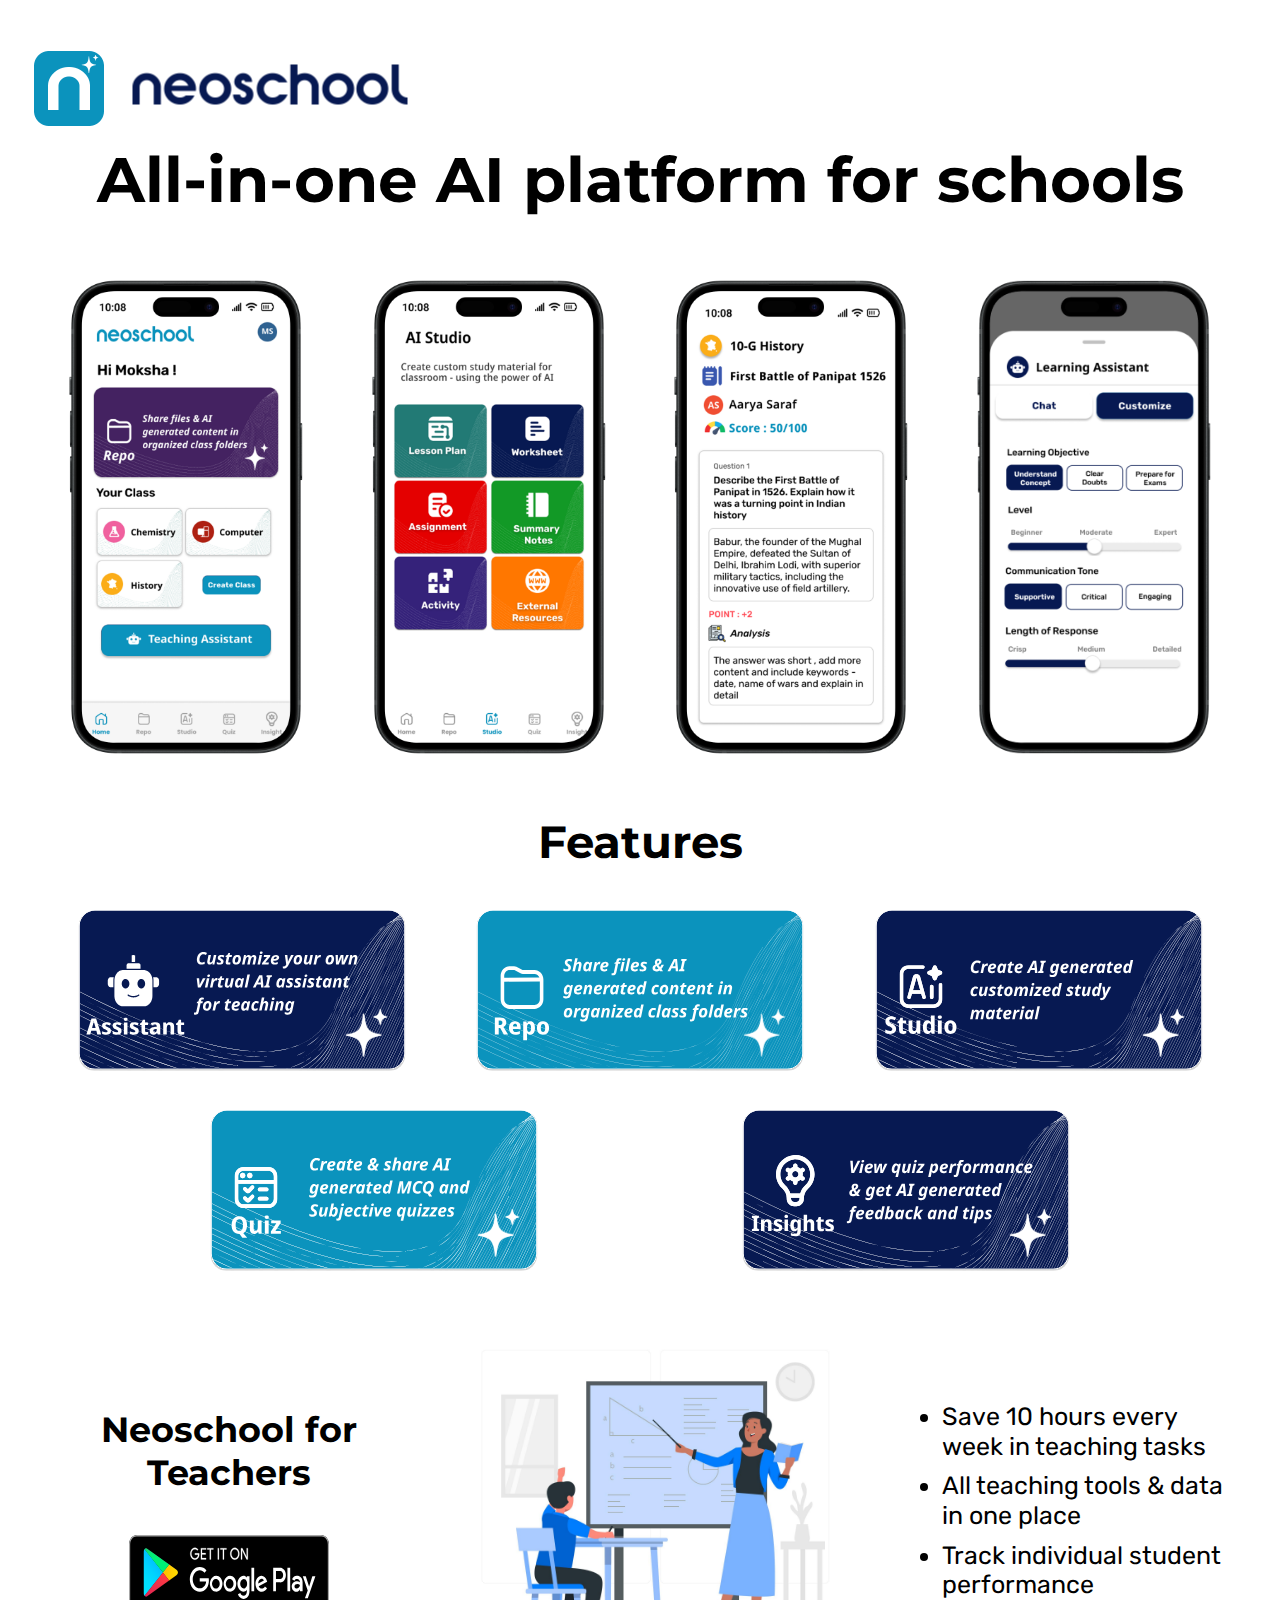
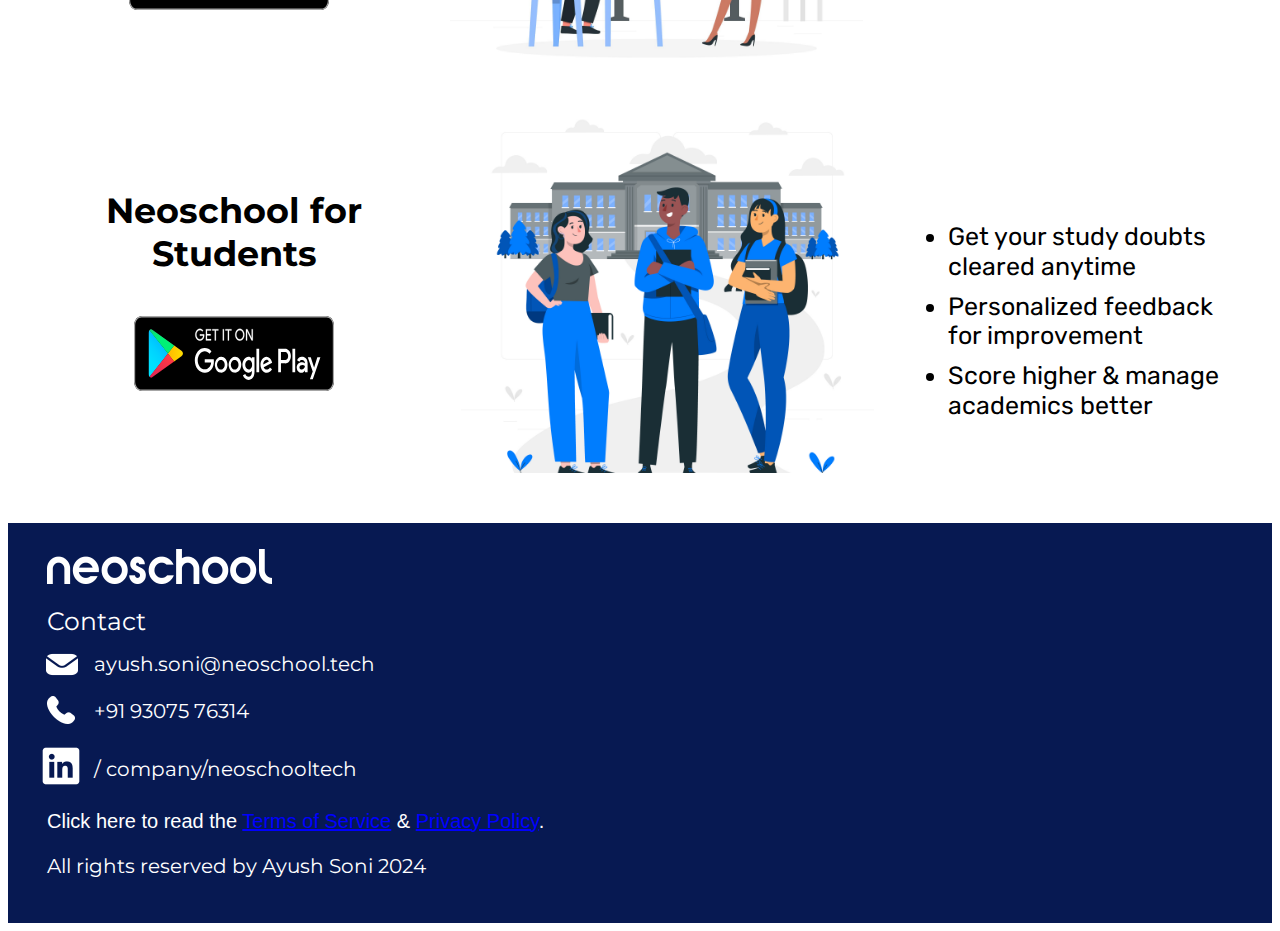
<file: index.html>
<!DOCTYPE html>
<html lang="en">
  <head>
    <meta charset="UTF-8" />
    <meta name="viewport" content="width=device-width, initial-scale=1.0" />
    <title>Neoschool - All in one AI platform for Schools</title>
    <link rel="stylesheet" href="https://fonts.googleapis.com/css2?family=Montserrat:wght@400;700&display=swap" />
<link rel="stylesheet" href="https://fonts.googleapis.com/css2?family=Rubik:wght@400&display=swap" />
<link rel="stylesheet" href="https://fonts.googleapis.com/css2?family=Noto+Sans:ital,wght@0,700;1,700&display=swap" />
<link rel="icon" href="/assets/images/favicon-16x16.png" type="image/x-icon">
<link rel="icon" href="/assets/images/favicon-32x32.png" sizes="32x32" type="image/png">
<link rel="apple-touch-icon" href="/assets/images/apple-touch-icon.png">
    <link rel="stylesheet" href="index.css" />
  </head>
  <body>
    <div class="main-container">
      <div class="desktop">
      <div class="flex-row">
        <div class="teacher-icon"></div>
        <div class="vector"></div>
      </div>
      <span class="all-in-one-ai">All-in-one AI platform for schools</span>
      <div class="flex-row-ed">
        <div class="home-teacher-portrait"></div>
          <div class="studio-teacher-portrait"></div>
          <div class="insights-subjective-student"></div>
          <div class="group"></div>
      </div>
      <span class="features">Features</span>
      <div class="svg-container">
        <img src="assets/images/feature1.svg" alt="Icon 1" />
        <img src="assets/images/feature2.svg" alt="Icon 2" />
        <img src="assets/images/feature3.svg" alt="Icon 3" />
      </div>
      <div class="svg-container1">
        <img src="assets/images/feature4.svg" alt="Icon 1" />
        <img src="assets/images/feature5.svg" alt="Icon 2" />
      </div>
      <div class="flex-row-b">
        <div class="neoschool-for-teachers-col1">
        <span class="neoschool-for-teachers">Neoschool for Teachers</span
        >
        <a href="https://play.google.com/store" target="_blank">
          <img src="./assets/images/playstore.svg" alt="Get it on Google Play" style="width: 200px; border-radius: 8px;">
        </a>
      </div>
        <div class="pic-15"></div>
        <div class="st30">
          <ul class="studio-title-30">
            <li>Save 10 hours every week in teaching tasks</li>
            <li>All teaching tools & data in one place</li>
            <li>Track individual student performance</li>
          </ul>
          
        <button class="store-badge"></button>
      </div>
      </div>
      <div class="flex-row-efe">
        <div class="neoschool-for-students-col1">
          <span class="neoschool-for-students">Neoschool for Students</span>
          
          <a href="https://play.google.com/store" target="_blank">
            <img src="./assets/images/playstore.svg" alt="Get it on Google Play" style="width: 200px; border-radius: 8px;">
          </a>
        </div>
  
          <div class="img-16"></div>
          <ul class="studio-title-31">
            <li>Get your study doubts cleared anytime</li>
            <li>Personalized feedback for improvement</li>
            <li>Score higher & manage academics better</li>
          </ul>
          
        
        <button class="store-badge-32"></button>
      </div>
      <div class="rectangle">
        <div class="vector-33"></div>
        <span class="contact">
          <a href="mailto:ayush.soni@neoschool.tech" class="email-link">Contact</a>
        </span>
        <div class="text">
          Click here to read the 
          <a href="TermsOfService.html" class="underline-text">Terms of Service</a>
          & 
          <a href="PrivacyPolicy.html" class="underline-text">Privacy Policy</a>.
        </div>
        <span class="all-rights-reserved">
          All rights reserved by Ayush Soni 2024
        </span>
        <span class="email">
          <a href="mailto:ayush.soni@neoschool.tech" class="email-link">ayush.soni@neoschool.tech</a>
        </span>
        <div class="envelope"></div>
        <div class="phone-flip"></div>
        <span class="phone-number">
          <a href="tel:+919307576314" class="phone-link">+91 93075 76314</a>
        </span>
        <div class="frame-34"></div>
        <span class="neoschool-tech">
          <a href="https://www.linkedin.com/company/neoschooltech/posts/?feedView=all" target="_blank" class="website-link">/ company/neoschooltech</a>
        </span>
        
      </div>
      
    
    </div>
  </div>
      <div class="main-container1">
        <div class="mobile-only1">
          <div class="logoHeader"> 
            <div class="teacher-icon1"></div>
            <div class="vector-371"></div>
        </div>
        <span class="ai-platform-schools1"
          >All-in-one AI <br />platform for schools</span
        >
        <div class="carousel-container">
          <div class="home-teacher-portrait11 studio-teacher-portrait11"></div>
          <div class="home-teacher-portrait21 studio-teacher-portrait21"></div>
          <div class="home-teacher-portrait31 studio-teacher-portrait31"></div>
          <div class="home-teacher-portrait41 studio-teacher-portrait41"></div>
          

        </div>
        
                <span class="features1">Features</span>
        <div class="card-task1">
          <div class="clip-path-group1">
            <div class="group1"><div class="vector1"></div></div>
          </div>
          <div class="clip-path-group-11">
            <div class="group-21"><div class="vector-31"></div></div>
          </div>
          <span class="custom-virtual-assistant1"
            >Customize your own virtual AI assistant for teaching</span
          >
          <div class="frame1"></div>
          <div class="output-onlinepngtools1"></div>
          <div class="output-onlinepngtools-41"></div>
          <span class="assistant1">Assistant</span>
        </div>
        <div class="card-task-51">
          <div class="clip-path-group-61">
            <div class="group-71"><div class="vector-81"></div></div>
          </div>
          <span class="studio-title1"
            >Share files & AI generated content in organized class folders</span
          >
          <div class="vector-91"></div>
          <div class="output-onlinepngtools-a1"></div>
          <span class="studio-title-b1">Repo</span>
        </div>
        <div class="card-task-c1">
          <div class="clip-path-group-d1">
            <div class="group-e1"><div class="vector-f1"></div></div>
          </div>
          <div class="clip-path-group-101">
            <div class="group-111"><div class="vector-121"></div></div>
          </div>
          <span class="studio-title-131"
            >Create AI generated customized study material</span
          >
          <div class="insight-alt1"></div>
          <div class="insight-alt-141"></div>
          <span class="studio-title-151">Studio</span>
          <div class="output-onlinepngtools-161"></div>
          <div class="output-onlinepngtools-171"></div>
        </div>
        <div class="card-task-181">
          <div class="clip-path-group-191">
            <div class="group-1a1"><div class="vector-1b1"></div></div>
          </div>
          <div class="clip-path-group-1c1">
            <div class="group-1d1"><div class="vector-1e1"></div></div>
          </div>
          <span class="studio-title-1f1"
            >Create & share AI generated MCQ and Subjective quizzes</span
          >
          <div class="web-test1"></div>
          <div class="web-test-201"></div>
          <span class="studio-title-211">Quiz</span>
          <div class="output-onlinepngtools-221"></div>
          <div class="output-onlinepngtools-231"></div>
        </div>
        <div class="card-task-241">
          <div class="clip-path-group-251">
            <div class="group-261"><div class="vector-271"></div></div>
          </div>
          <div class="clip-path-group-281">
            <div class="group-291"><div class="vector-2a1"></div></div>
          </div>
          <div class="vector-2b1"></div>
          <div class="vector-2c1"></div>
          <span class="studio-title-2d1"
            >View quiz performance & get AI generated feedback and tips </span
          ><span class="studio-title-2e1">Insights</span>
          <div class="output-onlinepngtools-2f1"></div>
          <div class="output-onlinepngtools-301"></div>
        </div>
        <span class="neoschool-for-teachers1">Neoschool for Teachers</span>
        <div class="pic-141"></div>
        
        <ul class="studio-title-311">
            <li>Save 10 hours every week in teaching tasks</li>
            <li>All teaching tools & data in one place</li>
            <li>Track individual student performance</li>
          </ul>
        <div class="store-badge1"></div>
        <span class="contact1">Contact</span
        ><span class="neo-school-for-students1">Neoschool for Students</span>
        <div class="empty1"></div>
       
        <ul class="studio-title-321">
          <li>Get your study doubts cleared anytime</li>
          <li>Personalized feedback for improvement</li>
          <li>Score higher & manage academics better</li>
        </ul>
        <div class="store-badge-331"></div>
        <div class="rectangle1">
          <div class="vector-341"></div>
          <!-- Link to contact page or section -->
          <a href="#contact" class="contact-351">Contact</a>
          <div class="text">
            Click here to read the 
            <a href="TermsOfService.html" class="underline-text">Terms of Service</a>
            & 
            <a href="PrivacyPolicy.html" class="underline-text">Privacy Policy</a>.
          </div>
          <!-- Link to a company information page -->
          <a href="#rights" class="all-rights-reserved1">All rights reserved by Ayush Soni 2024</a>
          <!-- Link to email for mailto functionality -->
          <a href="mailto:ayush.soni@neoschool.tech" class="email1">ayush.soni@neoschool.tech</a>
          <!-- Link to envelope icon, assuming it represents a mail icon -->
          <a href="mailto:ayush.soni@neoschool.tech" class="envelope1"></a>
          <!-- Link to a phone number for calling functionality -->
          <a href="tel:+919307576314" class="phone-flip1"></a>
          <!-- Phone number with a link -->
          <a href="tel:+919307576314" class="phone-number1">+91 930 757 6314</a>
          <!-- Link to a company social media or website -->
          <div class="frame-361" href="https://www.linkedin.com/company/neoschooltech"></div>
 
          <a href="https://www.linkedin.com/company/neoschooltech" class="company-link1" target="_blank">/ company/neoschooltech</a>
          
        </div>
        
        
      </div>
      </div>

      <!-- Generated by Codia AI - https://codia.ai/ -->
  </body>
</html>
</file>
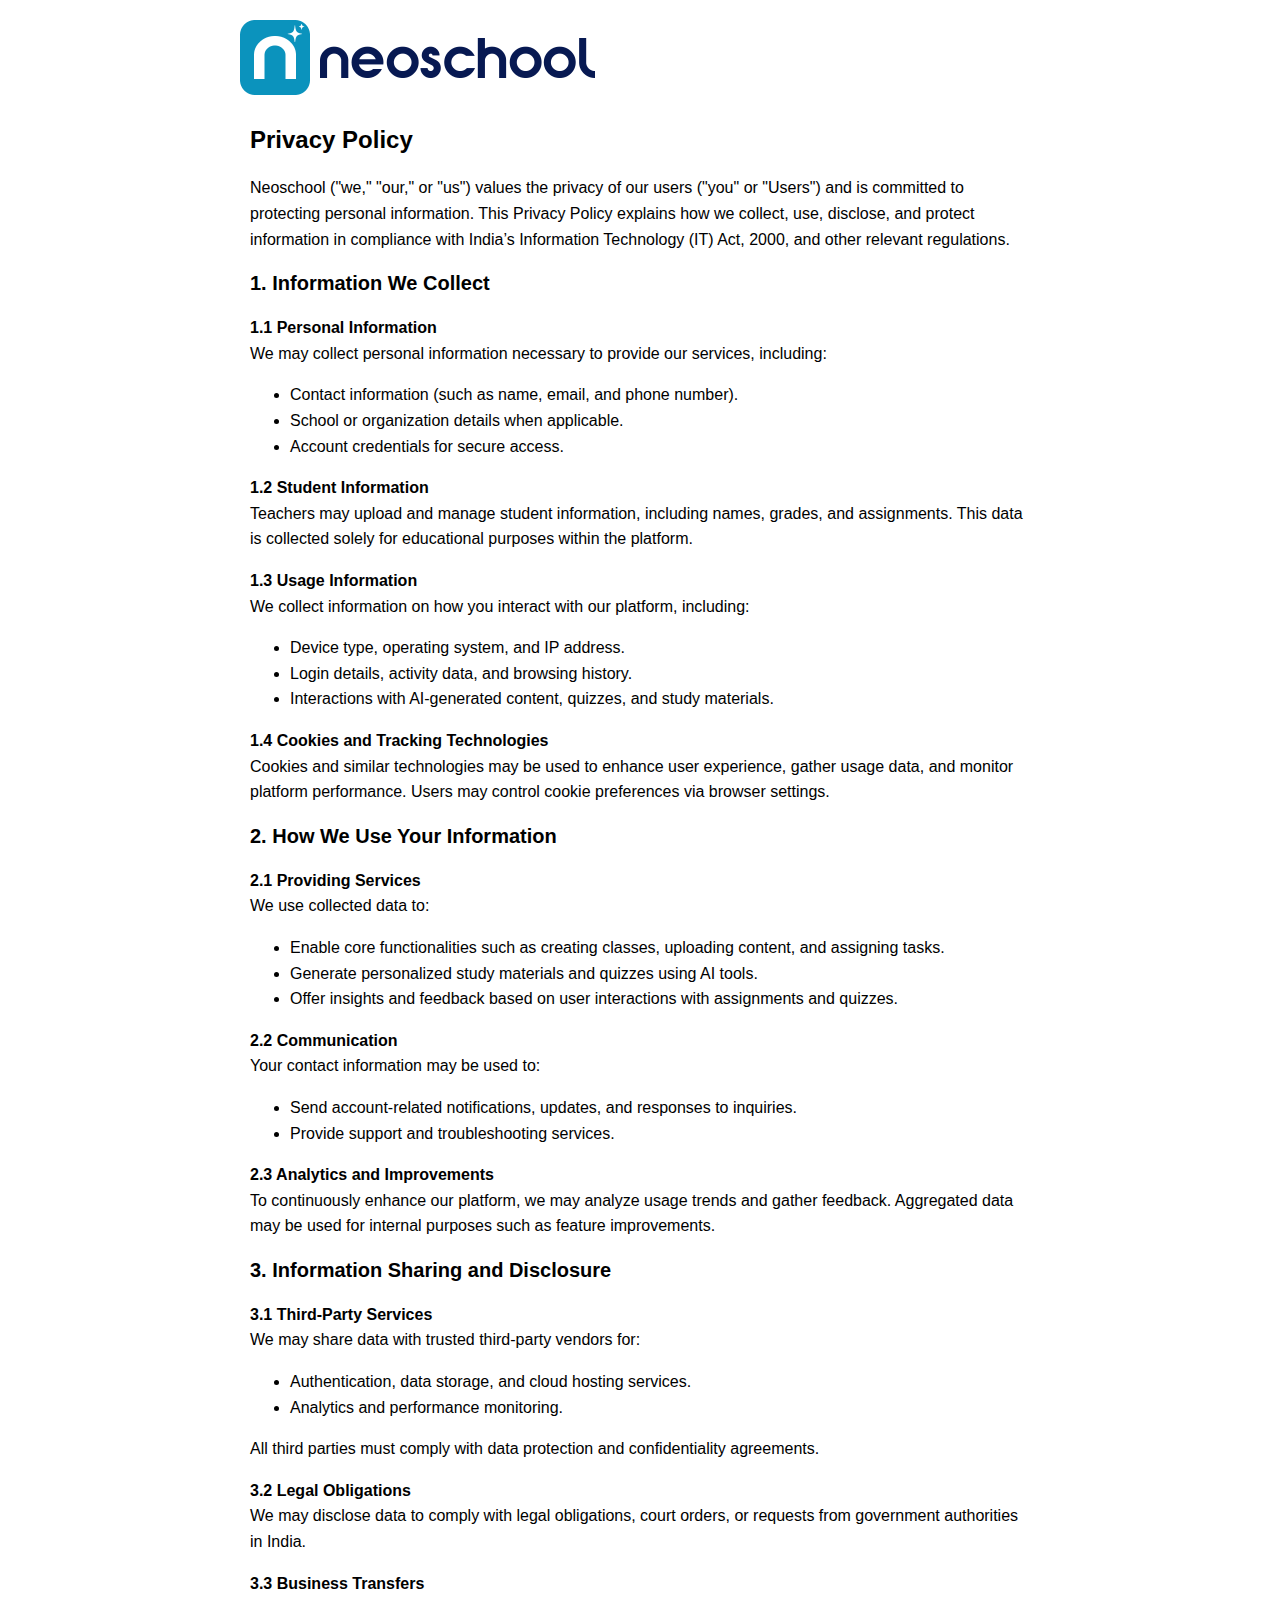
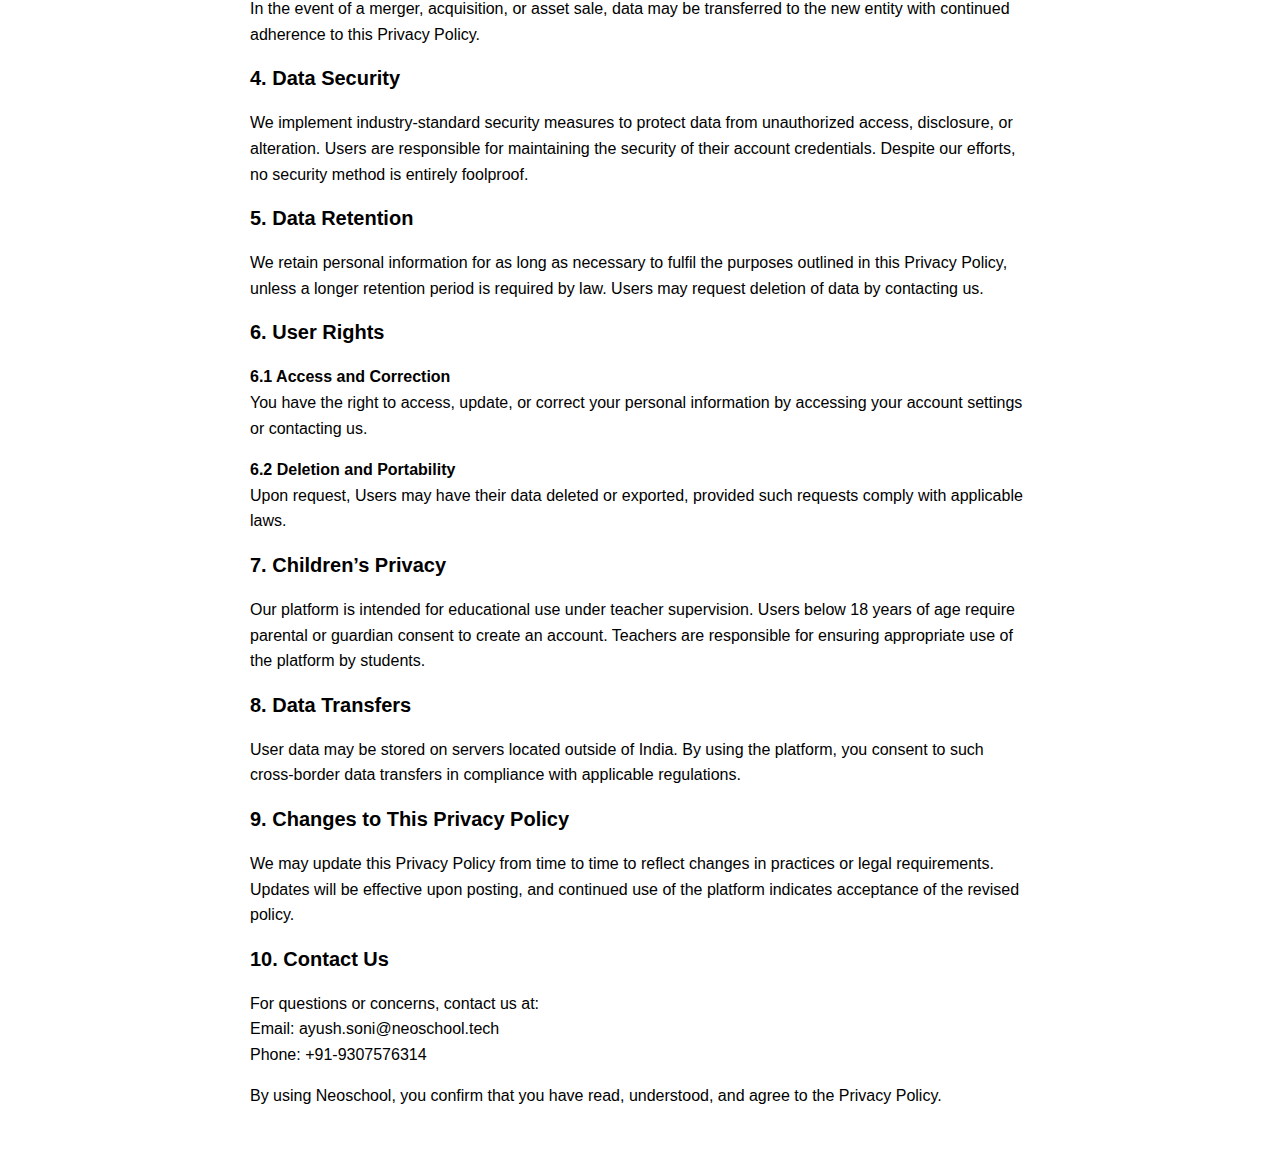
<file: PrivacyPolicy.html>
<!DOCTYPE html>
<html lang="en">
<head>
  <meta charset="UTF-8">
  <meta name="viewport" content="width=device-width, initial-scale=1.0">
  <title>Privacy Policy</title>
  <style>
    body {
      font-family: Arial, sans-serif;
      margin: 0;
      padding: 20px;
      background-color: #fff;
      line-height: 1.6;
    }
    .container {
      max-width: 800px;
      margin: 0 auto;
    }
    .content {
      padding: 10px;
    }
    .heading {
      font-size: 24px;
      font-weight: bold;
      margin-bottom: 15px;
    }
    .subHeading {
      font-size: 20px;
      font-weight: bold;
      margin-top: 15px;
      margin-bottom: 10px;
    }
    .paragraph {
      font-size: 16px;
      margin-bottom: 15px;
    }
    .logo {
      margin-left: 12px;
      margin-top: 20px;
      margin-bottom: 12px;
    }
    .teacher-icon1 {
    width: 70px;
    height: 75px;
   margin-right: 10px;
    background: url(./assets/images/704fd3e1-3dc2-4760-8c97-357d8c120582.png)
      no-repeat center;
    background-size: cover;
    z-index: 1;
  }
  .vector-371 {
    /* position: ; */
    width: 275px;
    height: 40px;
    
    /* margin-top: 53px; */ 
    background: url(./assets/images/14b69927-b42e-4320-a6c5-2ace0347a1d3.png)
      no-repeat center;
    background-size: cover;
    z-index: 13;
  }
  .logoHeader {
    display: flex;
    align-items: center;
    
  }
  @media (max-width: 600px) {
        .heading {
          font-size: 1.8em;
        }
        .subheading {
          font-size: 1.3em;
        }
        .paragraph {
          font-size: 0.9em;
        }
        .teacher-icon1 {
    width: 70px;
    height: 75px;
   margin-right: 10px;
    background: url(./assets/images/704fd3e1-3dc2-4760-8c97-357d8c120582.png)
      no-repeat center;
    background-size: cover;
    z-index: 1;
  }
  .vector-371 {
    /* position: ; */
    width: 280px;
    height:40.3px;
    
    /* margin-top: 53px; */ 
    background: url(./assets/images/14b69927-b42e-4320-a6c5-2ace0347a1d3.png)
      no-repeat center;
    background-size: cover;
    z-index: 13;
  }
      }
  </style>
</head>
<body>
  <div class="container">
    <div class="logoHeader"> 
      <div class="teacher-icon1"></div>
      <div class="vector-371"></div>
  </div>    <div class="content">
      <h1 class="heading">Privacy Policy</h1>
      <p class="paragraph">
        Neoschool ("we," "our," or "us") values the privacy of our users ("you" or "Users") and is committed to protecting personal information. This Privacy Policy explains how we collect, use, disclose, and protect information in compliance with India’s Information Technology (IT) Act, 2000, and other relevant regulations.
      </p>

      <h2 class="subHeading">1. Information We Collect</h2>
      <p class="paragraph">
        <strong>1.1 Personal Information</strong><br>
        We may collect personal information necessary to provide our services, including:
        <ul>
          <li>Contact information (such as name, email, and phone number).</li>
          <li>School or organization details when applicable.</li>
          <li>Account credentials for secure access.</li>
        </ul>
      </p>
      <p class="paragraph">
        <strong>1.2 Student Information</strong><br>
        Teachers may upload and manage student information, including names, grades, and assignments. This data is collected solely for educational purposes within the platform.
      </p>
      <p class="paragraph">
        <strong>1.3 Usage Information</strong><br>
        We collect information on how you interact with our platform, including:
        <ul>
          <li>Device type, operating system, and IP address.</li>
          <li>Login details, activity data, and browsing history.</li>
          <li>Interactions with AI-generated content, quizzes, and study materials.</li>
        </ul>
      </p>
      <p class="paragraph">
        <strong>1.4 Cookies and Tracking Technologies</strong><br>
        Cookies and similar technologies may be used to enhance user experience, gather usage data, and monitor platform performance. Users may control cookie preferences via browser settings.
      </p>

      <h2 class="subHeading">2. How We Use Your Information</h2>
      <p class="paragraph">
        <strong>2.1 Providing Services</strong><br>
        We use collected data to:
        <ul>
          <li>Enable core functionalities such as creating classes, uploading content, and assigning tasks.</li>
          <li>Generate personalized study materials and quizzes using AI tools.</li>
          <li>Offer insights and feedback based on user interactions with assignments and quizzes.</li>
        </ul>
      </p>
      <p class="paragraph">
        <strong>2.2 Communication</strong><br>
        Your contact information may be used to:
        <ul>
          <li>Send account-related notifications, updates, and responses to inquiries.</li>
          <li>Provide support and troubleshooting services.</li>
        </ul>
      </p>
      <p class="paragraph">
        <strong>2.3 Analytics and Improvements</strong><br>
        To continuously enhance our platform, we may analyze usage trends and gather feedback. Aggregated data may be used for internal purposes such as feature improvements.
      </p>

      <h2 class="subHeading">3. Information Sharing and Disclosure</h2>
      <p class="paragraph">
        <strong>3.1 Third-Party Services</strong><br>
        We may share data with trusted third-party vendors for:
        <ul>
          <li>Authentication, data storage, and cloud hosting services.</li>
          <li>Analytics and performance monitoring.</li>
        </ul>
        All third parties must comply with data protection and confidentiality agreements.
      </p>
      <p class="paragraph">
        <strong>3.2 Legal Obligations</strong><br>
        We may disclose data to comply with legal obligations, court orders, or requests from government authorities in India.
      </p>
      <p class="paragraph">
        <strong>3.3 Business Transfers</strong><br>
        In the event of a merger, acquisition, or asset sale, data may be transferred to the new entity with continued adherence to this Privacy Policy.
      </p>

      <h2 class="subHeading">4. Data Security</h2>
      <p class="paragraph">
        We implement industry-standard security measures to protect data from unauthorized access, disclosure, or alteration. Users are responsible for maintaining the security of their account credentials. Despite our efforts, no security method is entirely foolproof.
      </p>

      <h2 class="subHeading">5. Data Retention</h2>
      <p class="paragraph">
        We retain personal information for as long as necessary to fulfil the purposes outlined in this Privacy Policy, unless a longer retention period is required by law. Users may request deletion of data by contacting us.
      </p>

      <h2 class="subHeading">6. User Rights</h2>
      <p class="paragraph">
        <strong>6.1 Access and Correction</strong><br>
        You have the right to access, update, or correct your personal information by accessing your account settings or contacting us.
      </p>
      <p class="paragraph">
        <strong>6.2 Deletion and Portability</strong><br>
        Upon request, Users may have their data deleted or exported, provided such requests comply with applicable laws.
      </p>

      <h2 class="subHeading">7. Children’s Privacy</h2>
      <p class="paragraph">
        Our platform is intended for educational use under teacher supervision. Users below 18 years of age require parental or guardian consent to create an account. Teachers are responsible for ensuring appropriate use of the platform by students.
      </p>

      <h2 class="subHeading">8. Data Transfers</h2>
      <p class="paragraph">
        User data may be stored on servers located outside of India. By using the platform, you consent to such cross-border data transfers in compliance with applicable regulations.
      </p>

      <h2 class="subHeading">9. Changes to This Privacy Policy</h2>
      <p class="paragraph">
        We may update this Privacy Policy from time to time to reflect changes in practices or legal requirements. Updates will be effective upon posting, and continued use of the platform indicates acceptance of the revised policy.
      </p>

      <h2 class="subHeading">10. Contact Us</h2>
      <p class="paragraph">
        For questions or concerns, contact us at:<br>
        Email: ayush.soni@neoschool.tech<br>
        Phone: +91-9307576314
      </p>
      <p class="paragraph">
        By using Neoschool, you confirm that you have read, understood, and agree to the Privacy Policy.
      </p>
    </div>
  </div>
</body>
</html>
</file>
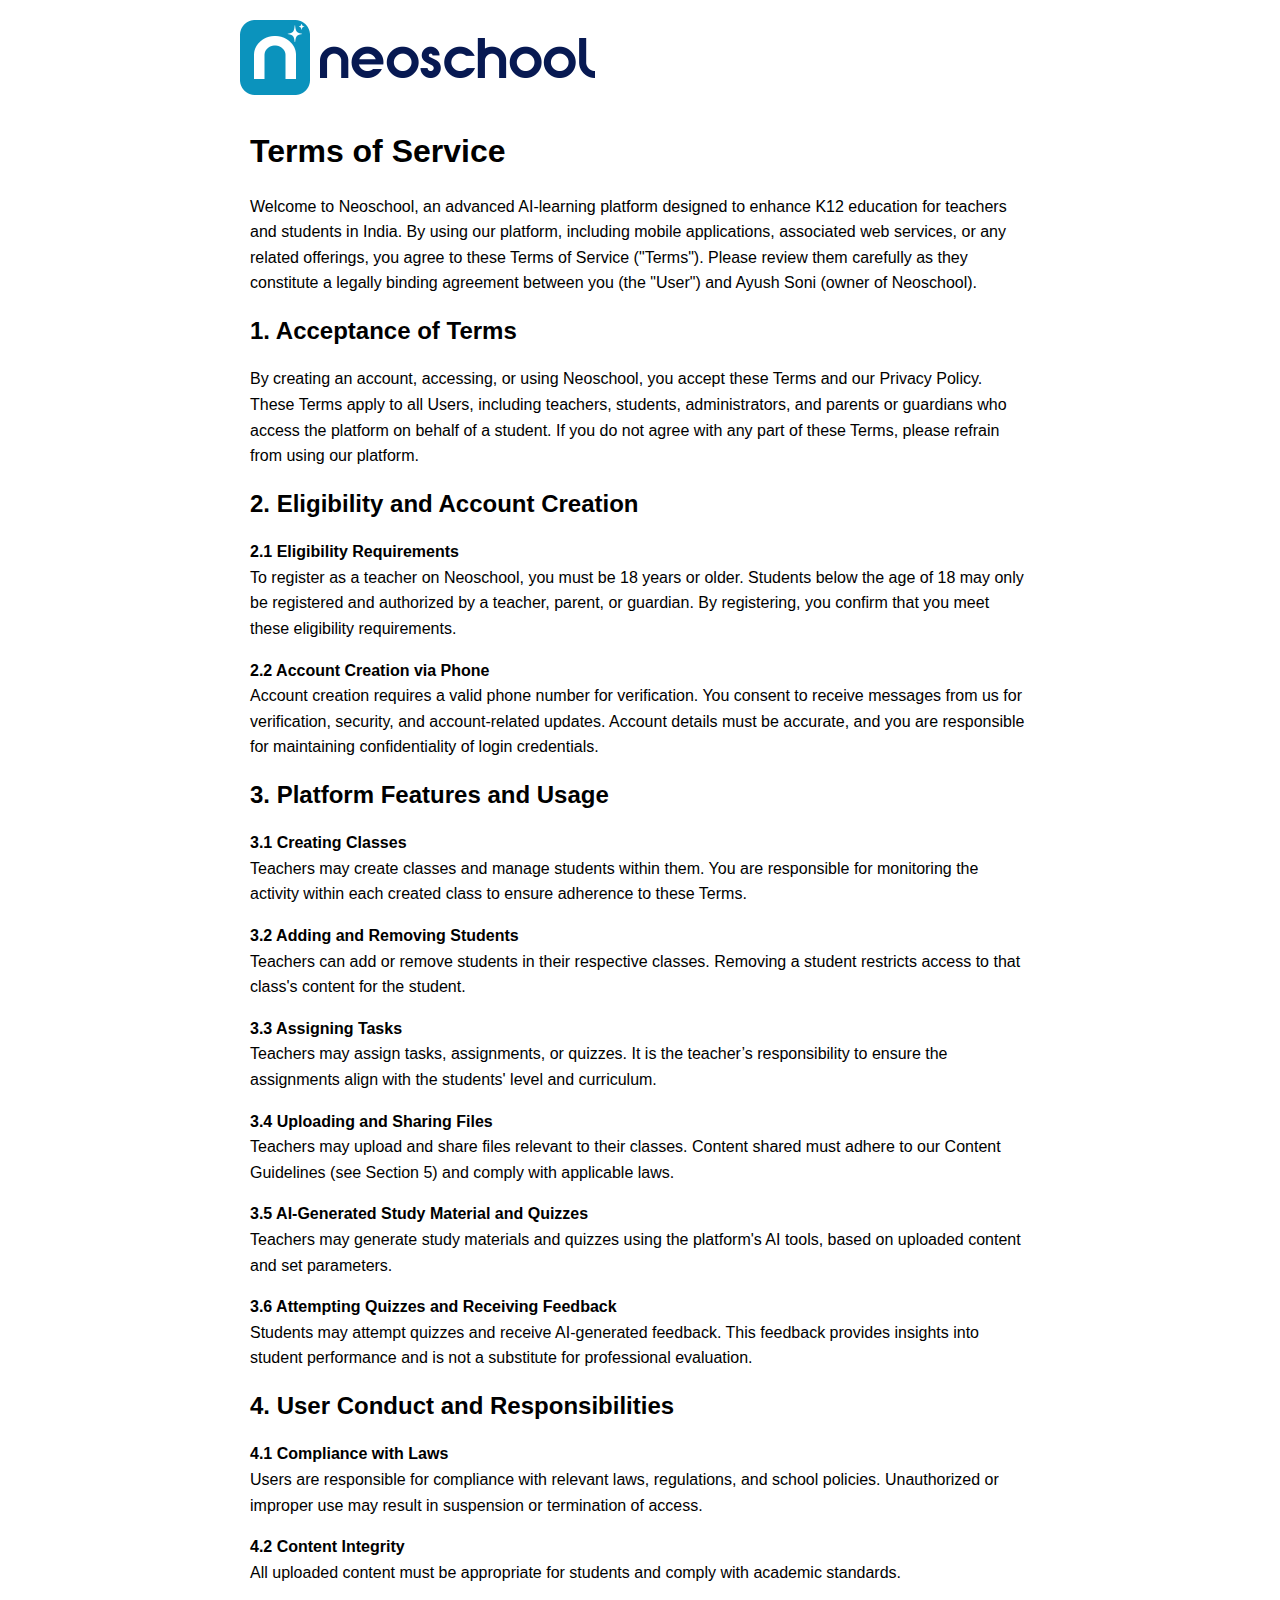
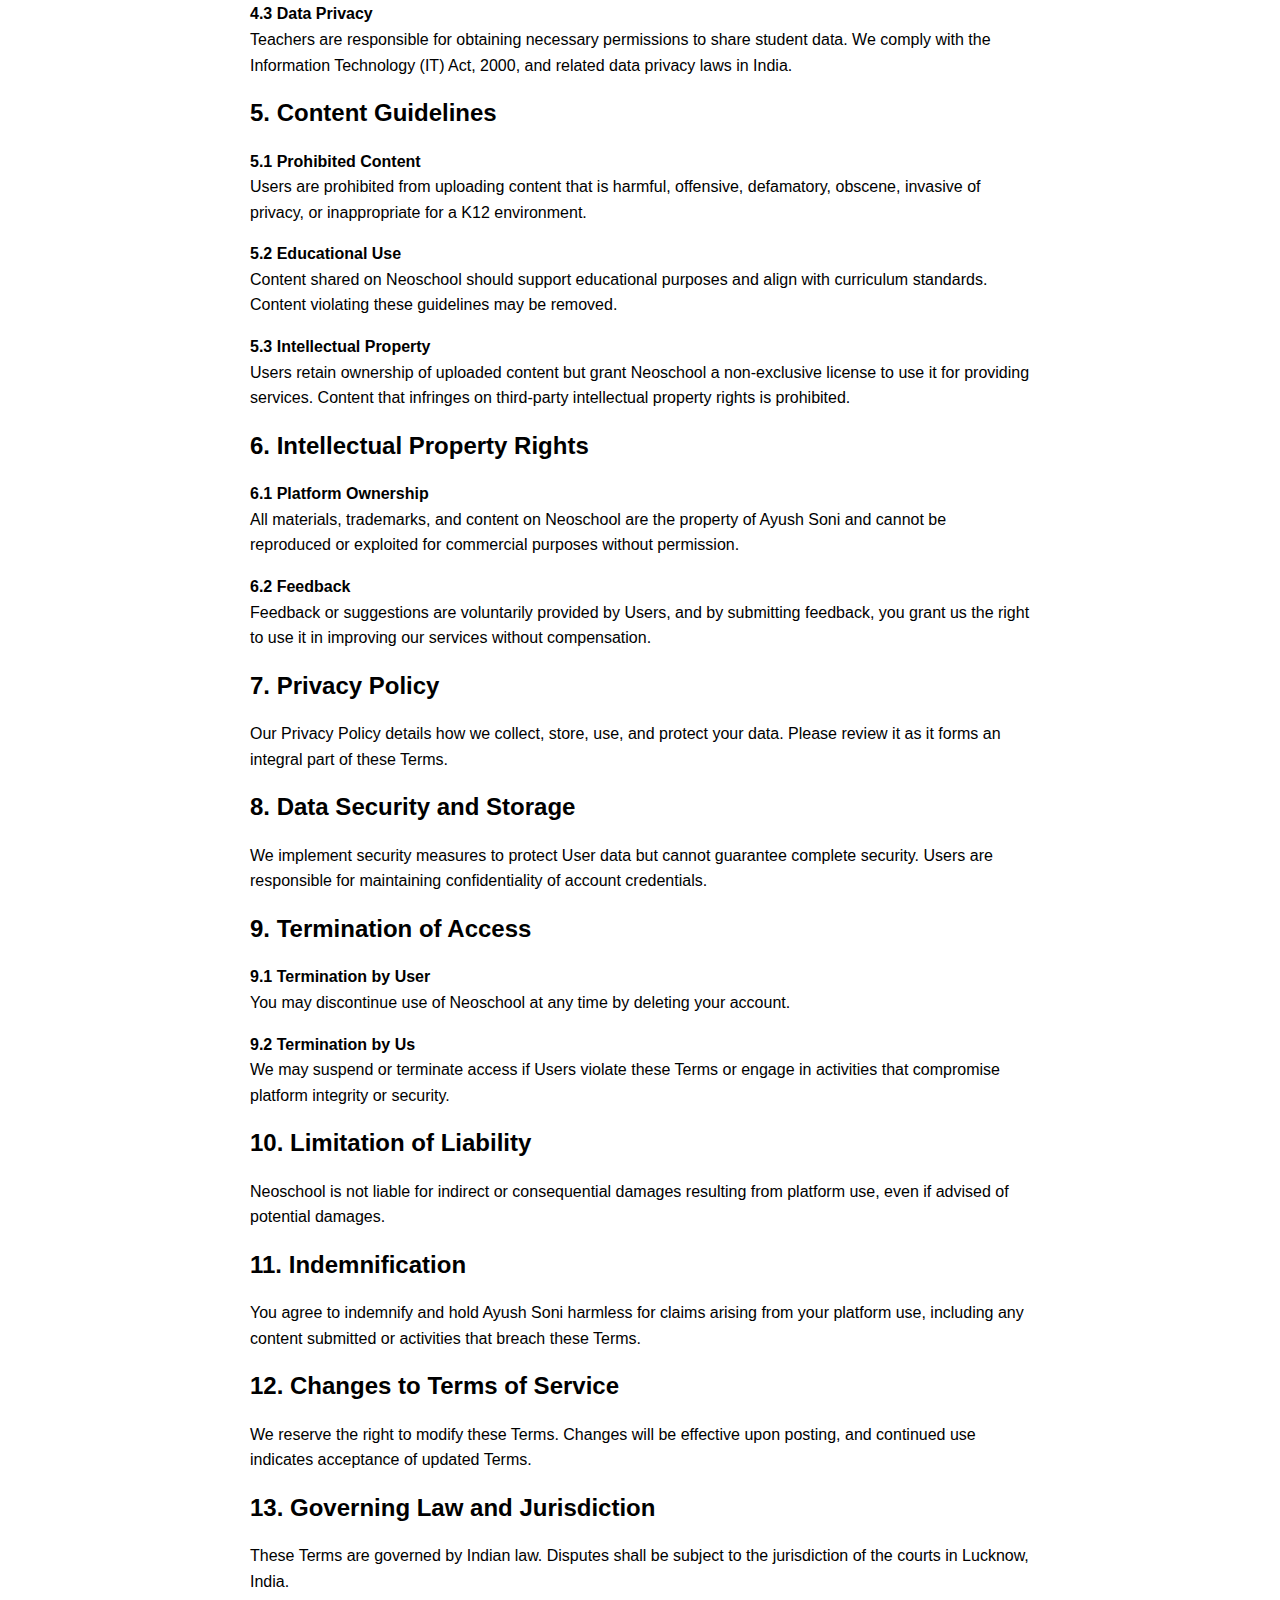
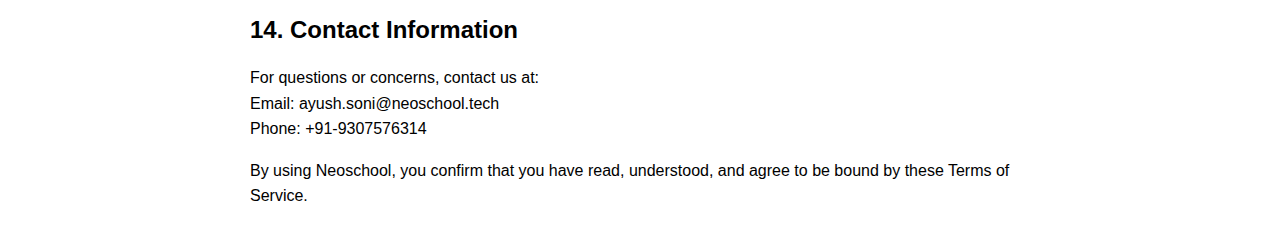
<file: TermsOfService.html>
<!DOCTYPE html>
<html lang="en">
  <head>
    <meta charset="UTF-8" />
    <meta name="viewport" content="width=device-width, initial-scale=1.0" />
    <title>Terms of Service</title>
    <style>
      body {
        font-family: Arial, sans-serif;
        line-height: 1.6;
        margin: 0;
        padding: 0;
        background-color: #fff;
      }
      .container {
        max-width: 800px;
        margin: 0 auto;
        padding: 20px;
      }
      .logo {
        margin: 20px 0 12px 12px;
      }
      .content {
        padding: 10px;
      }
      .heading {
        font-size: 2em;
        font-weight: bold;
        margin-bottom: 10px;
      }
      .subheading {
        font-size: 1.5em;
        font-weight: bold;
        margin: 16px 0 8px;
      }
      .paragraph {
        font-size: 1em;
        margin-bottom: 10px;
      }
      .teacher-icon1 {
    width: 70px;
    height: 75px;
   margin-right: 10px;
    background: url(./assets/images/704fd3e1-3dc2-4760-8c97-357d8c120582.png)
      no-repeat center;
    background-size: cover;
    z-index: 1;
  }
  .vector-371 {
    /* position: ; */
    width: 275px;
    height: 40px;
    
    /* margin-top: 53px; */ 
    background: url(./assets/images/14b69927-b42e-4320-a6c5-2ace0347a1d3.png)
      no-repeat center;
    background-size: cover;
    z-index: 13;
  }
  .logoHeader {
    display: flex;
    align-items: center;
    
  }
      @media (max-width: 600px) {
        .heading {
          font-size: 1.8em;
        }
        .subheading {
          font-size: 1.3em;
        }
        .paragraph {
          font-size: 0.9em;
        }
        .teacher-icon1 {
    width: 70px;
    height: 75px;
   margin-right: 10px;
    background: url(./assets/images/704fd3e1-3dc2-4760-8c97-357d8c120582.png)
      no-repeat center;
    background-size: cover;
    z-index: 1;
  }
  .vector-371 {
    /* position: ; */
    width: 280px;
    height:40.3px;
    
    /* margin-top: 53px; */ 
    background: url(./assets/images/14b69927-b42e-4320-a6c5-2ace0347a1d3.png)
      no-repeat center;
    background-size: cover;
    z-index: 13;
  }
      }
    </style>
  </head>
  <body>
    <div class="container">
        <div class="logoHeader"> 
        <div class="teacher-icon1"></div>
        <div class="vector-371"></div>
    </div>
        <div class="content">
        <h1 class="heading">Terms of Service</h1>
        <p class="paragraph">
          Welcome to Neoschool, an advanced AI-learning platform designed to
          enhance K12 education for teachers and students in India. By using our
          platform, including mobile applications, associated web services, or
          any related offerings, you agree to these Terms of Service ("Terms").
          Please review them carefully as they constitute a legally binding
          agreement between you (the "User") and Ayush Soni (owner of
          Neoschool).
        </p>

        <h2 class="subheading">1. Acceptance of Terms</h2>
        <p class="paragraph">
          By creating an account, accessing, or using Neoschool, you accept
          these Terms and our Privacy Policy. These Terms apply to all Users,
          including teachers, students, administrators, and parents or guardians
          who access the platform on behalf of a student. If you do not agree
          with any part of these Terms, please refrain from using our platform.
        </p>

        <h2 class="subheading">2. Eligibility and Account Creation</h2>
        <p class="paragraph">
          <strong>2.1 Eligibility Requirements</strong><br />
          To register as a teacher on Neoschool, you must be 18 years or older.
          Students below the age of 18 may only be registered and authorized by
          a teacher, parent, or guardian. By registering, you confirm that you
          meet these eligibility requirements.
        </p>
        <p class="paragraph">
          <strong>2.2 Account Creation via Phone</strong><br />
          Account creation requires a valid phone number for verification. You
          consent to receive messages from us for verification, security, and
          account-related updates. Account details must be accurate, and you are
          responsible for maintaining confidentiality of login credentials.
        </p>

        <h2 class="subheading">3. Platform Features and Usage</h2>
        <p class="paragraph">
          <strong>3.1 Creating Classes</strong><br />
          Teachers may create classes and manage students within them. You are
          responsible for monitoring the activity within each created class to
          ensure adherence to these Terms.
        </p>
        <p class="paragraph">
          <strong>3.2 Adding and Removing Students</strong><br />
          Teachers can add or remove students in their respective classes.
          Removing a student restricts access to that class's content for the
          student.
        </p>
        <p class="paragraph">
          <strong>3.3 Assigning Tasks</strong><br />
          Teachers may assign tasks, assignments, or quizzes. It is the
          teacher’s responsibility to ensure the assignments align with the
          students' level and curriculum.
        </p>
        <p class="paragraph">
          <strong>3.4 Uploading and Sharing Files</strong><br />
          Teachers may upload and share files relevant to their classes. Content
          shared must adhere to our Content Guidelines (see Section 5) and
          comply with applicable laws.
        </p>
        <p class="paragraph">
          <strong>3.5 AI-Generated Study Material and Quizzes</strong><br />
          Teachers may generate study materials and quizzes using the platform's
          AI tools, based on uploaded content and set parameters.
        </p>
        <p class="paragraph">
          <strong>3.6 Attempting Quizzes and Receiving Feedback</strong><br />
          Students may attempt quizzes and receive AI-generated feedback. This
          feedback provides insights into student performance and is not a
          substitute for professional evaluation.
        </p>

        <h2 class="subheading">4. User Conduct and Responsibilities</h2>
        <p class="paragraph">
          <strong>4.1 Compliance with Laws</strong><br />
          Users are responsible for compliance with relevant laws, regulations,
          and school policies. Unauthorized or improper use may result in
          suspension or termination of access.
        </p>
        <p class="paragraph">
          <strong>4.2 Content Integrity</strong><br />
          All uploaded content must be appropriate for students and comply with
          academic standards.
        </p>
        <p class="paragraph">
          <strong>4.3 Data Privacy</strong><br />
          Teachers are responsible for obtaining necessary permissions to share
          student data. We comply with the Information Technology (IT) Act,
          2000, and related data privacy laws in India.
        </p>

        <h2 class="subheading">5. Content Guidelines</h2>
        <p class="paragraph">
          <strong>5.1 Prohibited Content</strong><br />
          Users are prohibited from uploading content that is harmful,
          offensive, defamatory, obscene, invasive of privacy, or inappropriate
          for a K12 environment.
        </p>
        <p class="paragraph">
          <strong>5.2 Educational Use</strong><br />
          Content shared on Neoschool should support educational purposes and
          align with curriculum standards. Content violating these guidelines
          may be removed.
        </p>
        <p class="paragraph">
          <strong>5.3 Intellectual Property</strong><br />
          Users retain ownership of uploaded content but grant Neoschool a
          non-exclusive license to use it for providing services. Content that
          infringes on third-party intellectual property rights is prohibited.
        </p>

        <h2 class="subheading">6. Intellectual Property Rights</h2>
        <p class="paragraph">
          <strong>6.1 Platform Ownership</strong><br />
          All materials, trademarks, and content on Neoschool are the property
          of Ayush Soni and cannot be reproduced or exploited for commercial
          purposes without permission.
        </p>
        <p class="paragraph">
          <strong>6.2 Feedback</strong><br />
          Feedback or suggestions are voluntarily provided by Users, and by
          submitting feedback, you grant us the right to use it in improving our
          services without compensation.
        </p>

        <h2 class="subheading">7. Privacy Policy</h2>
        <p class="paragraph">
          Our Privacy Policy details how we collect, store, use, and protect
          your data. Please review it as it forms an integral part of these
          Terms.
        </p>

        <h2 class="subheading">8. Data Security and Storage</h2>
        <p class="paragraph">
          We implement security measures to protect User data but cannot
          guarantee complete security. Users are responsible for maintaining
          confidentiality of account credentials.
        </p>

        <h2 class="subheading">9. Termination of Access</h2>
        <p class="paragraph">
          <strong>9.1 Termination by User</strong><br />
          You may discontinue use of Neoschool at any time by deleting your
          account.
        </p>
        <p class="paragraph">
          <strong>9.2 Termination by Us</strong><br />
          We may suspend or terminate access if Users violate these Terms or
          engage in activities that compromise platform integrity or security.
        </p>

        <h2 class="subheading">10. Limitation of Liability</h2>
        <p class="paragraph">
          Neoschool is not liable for indirect or consequential damages
          resulting from platform use, even if advised of potential damages.
        </p>

        <h2 class="subheading">11. Indemnification</h2>
        <p class="paragraph">
          You agree to indemnify and hold Ayush Soni harmless for claims arising
          from your platform use, including any content submitted or activities
          that breach these Terms.
        </p>

        <h2 class="subheading">12. Changes to Terms of Service</h2>
        <p class="paragraph">
          We reserve the right to modify these Terms. Changes will be effective
          upon posting, and continued use indicates acceptance of updated Terms.
        </p>

        <h2 class="subheading">13. Governing Law and Jurisdiction</h2>
        <p class="paragraph">
          These Terms are governed by Indian law. Disputes shall be subject to
          the jurisdiction of the courts in Lucknow, India.
        </p>

        <h2 class="subheading">14. Contact Information</h2>
        <p class="paragraph">
          For questions or concerns, contact us at:<br />
          Email: ayush.soni@neoschool.tech<br />
          Phone: +91-9307576314
        </p>
        <p class="paragraph">
          By using Neoschool, you confirm that you have read, understood, and
          agree to be bound by these Terms of Service.
        </p>
      </div>
    </div>
  </body>
</html>
</file>
<file: index.css>
:root {
  --default-font-family: -apple-system, BlinkMacSystemFont, "Segoe UI", Roboto,
    Ubuntu, "Helvetica Neue", Helvetica, Arial, "PingFang SC",
    "Hiragino Sans GB", "Microsoft Yahei UI", "Microsoft Yahei",
    "Source Han Sans CN", sans-serif;
}

.main-container {
  overflow: hidden;
}

.main-container,
.main-container * {
  box-sizing: border-box;
}

input,
select,
textarea,
button {
  outline: 0;
}

.main-container {
  position: relative;
  /* height: 2536px; */
  margin: 0 auto;
  background: #ffffff;
  overflow: hidden;
}
.flex-row {
  position: relative;
  width: 373px;
  height: 75px;
  margin: 43px 0 0 26px;
  z-index: 66;
}
.teacher-icon {
  position: absolute;
  width: 70px;
  height: 75px;
  top: 0;
  left: 0;
  background: url(./assets/images/fc8fd50b-4249-41c9-b2c2-f903428d63e0.png)
    no-repeat center;
  background-size: cover;
  z-index: 1;
}
.vector {
  position: absolute;
  width: 275px;
  height: 40px;
  top: 50%;
  left: 50%;
  background: url(./assets/images/a4373a1a-8115-4670-8c52-2b29be4b4cf6.png)
    no-repeat center;
  background-size: cover;
  transform: translate(-32.18%, -61.25%);
  z-index: 66;
}
.all-in-one-ai {
  display: block;
  position: relative;
  /* height: 97px; */
  /* margin: 3px 0 0 96px; */
  color: #000000;
  font-family: Montserrat, var(--default-font-family);
  font-size: 4.9vw;
  font-weight: 700;
  /* line-height: 91px; */
  text-align: center;
  white-space: nowrap;
  margin-top: 15px;
  z-index: 2;
}
.flex-row-ed {
  display: flex;
  align-items: center;
  justify-content: space-evenly;
  position: relative;
  /* width: 1322px; */
  height: 597px;
  /* margin: 17px 0 0 61px; */
  z-index: 69;
}
.home-teacher-portrait {
  flex-shrink: 0;
  position: relative;
  width: 250px; /* Reduced width */
  height: 494px; /* Adjusted height to maintain the aspect ratio */
  background: url(./assets/images/69dea1a7a46dce1d6933af32eaf4c2c959a6d6eb.png)
    no-repeat center;
  background-size: cover;
  z-index: 65;
}

.studio-teacher-portrait {
  flex-shrink: 0;
  position: relative;
  width: 250px; /* Reduced width */
  height: 494px; /* Adjusted height to maintain the aspect ratio */
  background: url(./assets/images/7ff36cc6e67e3f2671b98ddcfa93e9ba9cd9deeb.png)
    no-repeat center;
  background-size: cover;
  z-index: 65;
}
.insights-subjective-student {
  flex-shrink: 0;
  position: relative;
  width: 250px; /* Reduced width */
  height: 494px; /* Adjusted height to maintain the aspect ratio */
  background: url(./assets/images/e0712cadfaf20ee56a1c31e2e313430963c0de7f.png)
    no-repeat center;
  background-size: cover;
  z-index: 65;
}
.group {
  flex-shrink: 0;
  position: relative;
  width: 250px; /* Reduced width */
  height: 494px; /* Adjusted height to maintain the aspect ratio */
  background: url(./assets/images/86f0f59412e58bbea234241a1345ecb6db99583f.png)
    no-repeat center;
  background-size: cover;
  z-index: 65;
}
.features {
  display: flex;
  align-items: flex-start;
  justify-content: center;
  /* position: relative; */
  /* width: 440px; */
  height: 55px;
  /* margin: -1px 0 0 7px; */
  color: #000000;
  font-family: Montserrat, var(--default-font-family);
  font-size: 45px;
  font-weight: 700;
  line-height: 54.855px;
  white-space: nowrap;
  text-align: center;
  margin: auto;
  /* margin-left: 62px; */
  text-align: left;
  z-index: 3;
}





.virtual-assistant {
  display: flex;
  align-items: flex-start;
  justify-content: flex-start;
  position: absolute;
  width: 203px;
  height: 43.78%;
  top: 22.7%;
  left: 35.79%;
  color: #ffffff;
  font-family: Noto Sans, var(--default-font-family);
  font-size: 20px;
  font-weight: 700;
  line-height: 27.24px;
  text-align: left;
  z-index: 29;
}
.frame {
  position: absolute;
  width: 15.79%;
  height: 32.43%;
  top: 28.11%;
  left: 8.68%;
  background: url(./assets/images/34aabe2b-8e68-4197-93c0-8ae519079773.png)
    no-repeat center;
  background-size: 100% 100%;
  z-index: 30;
}
.onlinepngtools {
  position: absolute;
  width: 15%;
  height: 31.35%;
  top: 61.62%;
  left: 80.79%;
  background: url(./assets/images/d69f2582ad6e73e0c35be77f2ba89e9bef1433b4.png)
    no-repeat center;
  background-size: cover;
  z-index: 27;
}
.onlinepngtools-6 {
  position: absolute;
  width: 15%;
  height: 31.35%;
  top: 61.62%;
  left: 80.79%;
  background: url(./assets/images/d69f2582ad6e73e0c35be77f2ba89e9bef1433b4.png)
    no-repeat center;
  background-size: cover;
  z-index: 28;
}
.assistant {
  display: flex;
  align-items: flex-start;
  justify-content: flex-start;
  position: absolute;
  height: 18.92%;
  top: 63.24%;
  left: 2.11%;
  color: #ffffff;
  font-family: Noto Sans, var(--default-font-family);
  font-size: 26px;
  font-weight: 700;
  line-height: 35px;
  text-align: left;
  white-space: nowrap;
  z-index: 26;
}




.class-folders {
  display: flex;
  align-items: flex-start;
  justify-content: flex-start;
  position: absolute;
  width: 219px;
  height: 43.78%;
  top: 27.03%;
  left: 26.32%;
  color: #ffffff;
  font-family: Noto Sans, var(--default-font-family);
  font-size: 20px;
  font-weight: 700;
  line-height: 27.24px;
  text-align: left;
  z-index: 50;
}

.onlinepngtools-c {
  position: absolute;
  width: 15%;
  height: 31.35%;
  top: 61.62%;
  left: 80.79%;
  background: url(./assets/images/d69f2582ad6e73e0c35be77f2ba89e9bef1433b4.png)
    no-repeat center;
  background-size: cover;
  z-index: 51;
}
.repo {
  display: flex;
  align-items: flex-start;
  justify-content: flex-start;
  position: absolute;
  height: 20.54%;
  top: 62.16%;
  left: 4.74%;
  color: #ffffff;
  font-family: Noto Sans, var(--default-font-family);
  font-size: 28px;
  font-weight: 700;
  line-height: 38px;
  text-align: left;
  white-space: nowrap;
  z-index: 49;
}

.text {
  margin: 170px 0 0 39px;
  color: white;
  font-size: 20px;
  line-height: 1.5;
  font-family: Arial, sans-serif;

}
.underline-text {
  color: blue;
  text-decoration: underline;
  cursor: pointer;
}

.studio-title {
  display: flex;
  align-items: flex-start;
  justify-content: flex-start;
  position: absolute;
  width: 203px;
  height: 43.78%;
  top: 28.11%;
  left: 28.68%;
  color: #ffffff;
  font-family: Noto Sans, var(--default-font-family);
  font-size: 20px;
  font-weight: 700;
  line-height: 27.24px;
  text-align: left;
  z-index: 64;
}
.insight-alt {
  position: absolute;
  width: 13.16%;
  height: 27.03%;
  top: 34.59%;
  left: 7.11%;
  background: url(./assets/images/0020b481-9d12-4a81-80cc-c5493d7cc5fc.png)
    no-repeat center;
  background-size: 100% 100%;
  z-index: 62;
  overflow: hidden;
}
.insight-alt-14 {
  position: absolute;
  width: 13.16%;
  height: 27.03%;
  top: 34.59%;
  left: 7.11%;
  background: url(./assets/images/d1614972-b8e4-4cd9-802c-df4d60e8d5e0.png)
    no-repeat center;
  background-size: 100% 100%;
  z-index: 63;
  overflow: hidden;
}
.studio-title-15 {
  display: flex;
  align-items: flex-start;
  justify-content: flex-start;
  position: absolute;
  height: 20.54%;
  top: 61.62%;
  left: 2.37%;
  color: #ffffff;
  font-family: Noto Sans, var(--default-font-family);
  font-size: 28px;
  font-weight: 700;
  line-height: 38px;
  text-align: left;
  white-space: nowrap;
  z-index: 59;
}
.output-onlinepngtools {
  position: absolute;
  width: 15%;
  height: 31.35%;
  top: 61.62%;
  left: 80.79%;
  background: url(./assets/images/d69f2582ad6e73e0c35be77f2ba89e9bef1433b4.png)
    no-repeat center;
  background-size: cover;
  z-index: 60;
}
.output-onlinepngtools-16 {
  position: absolute;
  width: 15%;
  height: 31.35%;
  top: 61.62%;
  left: 80.79%;
  background: url(./assets/images/d69f2582ad6e73e0c35be77f2ba89e9bef1433b4.png)
    no-repeat center;
  background-size: cover;
  z-index: 61;
}
.flex-row-bb {
  display: flex;
  align-items: center;
  justify-content: space-evenly;
  margin: auto;
  /* text-align: center; */
  position: relative;
  margin-top: 50px;
  height: 185px;
  /* margin: 26px 0 0 119px; */
  z-index: 70;
}




.studio-title-1e {
  display: flex;
  align-items: flex-start;
  justify-content: flex-start;
  position: absolute;
  width: 203px;
  height: 43.78%;
  top: 26.49%;
  left: 30%;
  color: #ffffff;
  font-family: Noto Sans, var(--default-font-family);
  font-size: 20px;
  font-weight: 700;
  line-height: 27.24px;
  text-align: left;
  z-index: 39;
}
.web-test {
  position: absolute;
  width: 13.16%;
  height: 27.03%;
  top: 34.59%;
  left: 7.11%;
  background: url(./assets/images/1483e90c-ea9d-4a5c-8ad2-150a516bada5.png)
    no-repeat center;
  background-size: 100% 100%;
  z-index: 42;
  overflow: hidden;
}
.web-test-1f {
  position: absolute;
  width: 13.16%;
  height: 27.03%;
  top: 34.59%;
  left: 7.11%;
  background: url(./assets/images/8a25152c-5c23-4a72-bb72-5efe73b7bc08.png)
    no-repeat center;
  background-size: 100% 100%;
  z-index: 43;
  overflow: hidden;
}
.studio-title-20 {
  display: flex;
  align-items: flex-start;
  justify-content: flex-start;
  position: absolute;
  height: 20.54%;
  top: 61.62%;
  left: 5.79%;
  color: #ffffff;
  font-family: Noto Sans, var(--default-font-family);
  font-size: 28px;
  font-weight: 700;
  line-height: 38px;
  text-align: left;
  white-space: nowrap;
  z-index: 38;
}
.output-onlinepngtools-21 {
  position: absolute;
  width: 15%;
  height: 31.35%;
  top: 61.62%;
  left: 80.79%;
  background: url(./assets/images/d69f2582ad6e73e0c35be77f2ba89e9bef1433b4.png)
    no-repeat center;
  background-size: cover;
  z-index: 40;
}
.output-onlinepngtools-22 {
  position: absolute;
  width: 15%;
  height: 31.35%;
  top: 61.62%;
  left: 80.79%;
  background: url(./assets/images/d69f2582ad6e73e0c35be77f2ba89e9bef1433b4.png)
    no-repeat center;
  background-size: cover;
  z-index: 41;
}







.studio-title-2c {
  display: flex;
  align-items: flex-start;
  justify-content: flex-start;
  position: absolute;
  width: 228px;
  height: 43.78%;
  top: 28.11%;
  left: 32.37%;
  color: #ffffff;
  font-family: Noto Sans, var(--default-font-family);
  font-size: 20px;
  font-weight: 700;
  line-height: 27.24px;
  text-align: left;
  z-index: 82;
}
.studio-title-2d {
  display: flex;
  align-items: flex-start;
  justify-content: flex-start;
  position: absolute;
  height: 18.38%;
  top: 61.62%;
  left: 2.37%;
  color: #ffffff;
  font-family: Noto Sans, var(--default-font-family);
  font-size: 25px;
  font-weight: 700;
  line-height: 34px;
  text-align: left;
  white-space: nowrap;
  z-index: 77;
}
.output-onlinepngtools-2e {
  position: absolute;
  width: 15%;
  height: 31.35%;
  top: 61.62%;
  left: 80.79%;
  background: url(./assets/images/d69f2582ad6e73e0c35be77f2ba89e9bef1433b4.png)
    no-repeat center;
  background-size: cover;
  z-index: 78;
}
.output-onlinepngtools-2f {
  position: absolute;
  width: 15%;
  height: 31.35%;
  top: 61.62%;
  left: 80.79%;
  background: url(./assets/images/d69f2582ad6e73e0c35be77f2ba89e9bef1433b4.png)
    no-repeat center;
  background-size: cover;
  z-index: 79;
}
.flex-row-b {
  display: flex;
  justify-content: space-evenly;
  align-items: center;
  margin-top:70px;
  
  /* position: relative; */
  /* width: 1211px; */
  /* height: 360px; */
  /* margin: 17px 0 0 113px;   */
  /* z-index: 16; */
}
.pic-15 {
  /* position: absolute; */
  width: 413px;
  height: 360px;
  
  background: url(./assets/images/6bd04216a43e7ddff662a0bb840eabb63b26af18.png)
    no-repeat center;
  background-size: cover;
  z-index: 15;
}
.neoschool-for-teachers {
  display: flex;
  align-items: flex-start;
  justify-content: center;
  /* position: relative; */
  width: 362px;
  height: 86px;
  top: 72px;
  left: calc(50% - 605.5px);
  color: #000000;
  font-family: Montserrat, var(--default-font-family);
  font-size: 35px;
  font-weight: 700;
  line-height: 42.665px;
  text-align: center;
  z-index: 4;
}
.neoschool-for-teachers-col1 {
  display: flex;
  flex-direction: column;
  justify-content: center; /* Align items in the y-axis (if necessary) */
  align-items: center; /* Center items along the x-axis */
  gap: 40px; /* Space between items on the y-axis */
}

.studio-title-30 {
  display: flex;
  flex-direction: column;
  align-items: flex-start;
  justify-content: flex-start;
  /* position: absolute; */
  width: 330px;
  margin-top: 92px;
  color: #000000;
  font-family: Rubik, var(--default-font-family);
  font-size: 25px;
  font-weight: 400;
  line-height: 29.625px;
  text-align: left;
  z-index: 16;
}
.store-badge {
  /* position: absolute; */
  /* width: 200px; */
  height: 75px;
  
  cursor: pointer;
  background: transparent;
  background: no-repeat center;
  background-size: cover;
  border: none;
  z-index: 5;
  overflow: hidden;
}
.flex-row-efe {
  display: flex;
  justify-content: space-evenly;
  align-items: center;
  /* margin-top:30px; */
  margin-bottom: 50px;
  /* margin: 0 0 0 100px; */
  /* z-index: 18; */
}
.img-16 {
  width: 413px;
  height: 360px;
  top: 0;
  left: 360px;
  background: url(./assets/images/4b86c43468c92a41c69bca26f17f4c47466890a4.png)
    no-repeat center;
  background-size: cover;
  z-index: 15;
}
.neoschool-for-students {
  display: flex;
  align-items: flex-start;
  justify-content: center;
  width: 384px;
  height: 86px;
  
  color: #000000;
  font-family: Montserrat, var(--default-font-family);
  font-size: 35px;
  font-weight: 700;
  line-height: 42.665px;
  text-align: center;
  z-index: 7;
}
.neoschool-for-students-col1 {
  display: flex;
  flex-direction: column;
  justify-content: center; /* Align items in the y-axis (if necessary) */
  align-items: center; /* Center items along the x-axis */
  gap: 40px; /* Space between items on the y-axis */
}
.studio-title-31 {
  display: flex;
  flex-direction: column;
  align-items: flex-start;
  /* justify-content: flex-start; */
  margin-top: 92px;
  width: 330px;
  height: 64.17%;
  top: 26.67%;
  left: 68.9%;
  color: #000000;
  font-family: Rubik, var(--default-font-family);
  font-size: 25px;
  font-weight: 400;
  line-height: 29.625px;
  text-align: left;
  z-index: 17;
}
.store-badge-32 {
  position: absolute;
  width: 200px;
  height: 75px;
  top: 222px;
  left: 94px;
  cursor: pointer;
  background: transparent;
  background: no-repeat center;
  background-size: cover;
  border: none;
  z-index: 6;
  overflow: hidden;
}
.rectangle {
  position: relative;
  height: 400px;
  /* margin: 108px 0 0 0; */
  background: #071952;
  overflow: visible auto;
}
.mobile-only1{
  display: none;
}
.desktop{
  display: block;
}
.vector-33 {
  position: relative;
  width: 225px;
  height: 35px;
  margin: 26px 0 0 39px;
  background: url(./assets/images/4691dcad-8e03-46f3-a9d2-5738ca429c97.png)
    no-repeat center;
  background-size: cover;
  z-index: 13;
}
.contact {
  display: block;
  position: relative;
  height: 30px;
  margin: 22px 0 0 39px;
  color: #ffffff;
  font-family: Montserrat, var(--default-font-family);
  font-size: 25px;
  font-weight: 400;
  line-height: 30px;
  text-align: left;
  white-space: nowrap;
  z-index: 14;
}
.all-rights-reserved {
  display: block;
  position: relative;
  height: 24px;
  margin: 18px 0 0 39px;
  color: #ffffff;
  font-family: Montserrat, var(--default-font-family);
  font-size: 20px;
  font-weight: 400;
  line-height: 24px;
  text-align: left;
  white-space: nowrap;
  z-index: 8;
}
.email {
  display: flex;
  align-items: flex-start;
  justify-content: center;
  position: absolute;
  width: 374px;
  height: 24px;
  top: 129px;
  left: 39px;

  /* left: calc(50% - 681px); */
  color: #ffffff;
  font-family: Montserrat, var(--default-font-family);
  font-size: 20px;
  font-weight: 400;
  line-height: 24px;
  text-align: center;
  white-space: nowrap;
  z-index: 11;
}
.envelope {
  position: absolute;
  width: 32px;
  height: 23px;
  top: 130px;
  left: 38px;
  background: url(./assets/images/c020ad4f-ec78-4ce9-aca4-fc5a30c208ed.png)
    no-repeat center;
  background-size: cover;
  z-index: 9;
  overflow: hidden;
}
.phone-flip {
  position: absolute;
  width: 28px;
  height: 28px;
  top: 173px;
  left: 39px;
  background: url(./assets/images/41b3b027-3653-4a10-b2d7-df394d94a254.png)
    no-repeat center;
  background-size: cover;
  z-index: 10;
  overflow: hidden;
}
.phone-number {
  display: flex;
  align-items: flex-start;
  justify-content: flex-start;
  position: absolute;
  height: 24px;
  top: 176px;
  left: 86px;
  color: #ffffff;
  font-family: Montserrat, var(--default-font-family);
  font-size: 20px;
  font-weight: 400;
  line-height: 24px;
  text-align: left;
  white-space: nowrap;
  z-index: 12;
}
.frame-34 {
  position: absolute;
  width: 50px;
  height: 50px;
  top: 218px;
  left: 28px;
  background: url(./assets/images/7f578bf7-416e-4727-adc6-fbcc2186d5e2.png)
    no-repeat center;
  background-size: cover;
  z-index: 83;
  overflow: hidden;
}
.neoschool-tech {
  display: flex;
  align-items: flex-start;
  justify-content: flex-start;
  position: absolute;
  height: 24px;
  top: 234px;
  left: 86px;
  color: #ffffff;
  font-family: Montserrat, var(--default-font-family);
  font-size: 20px;
  font-weight: 400;
  line-height: 24px;
  text-align: left;
  white-space: nowrap;
  z-index: 84;
}
.email-link, .phone-link, .website-link {
  color: white; /* Set link color to white */
  text-decoration: none; /* Remove underline */
}

.email-link:hover, .phone-link:hover, .website-link:hover {
  text-decoration: none; /* Ensure no underline on hover */
  color: white; /* Maintain white color on hover */
}

.svg-container {
  display: flex; /* Enable Flexbox */
  justify-content: space-evenly; /* Even spacing between and around items */
  align-items: center; /* Center vertically (if needed) */
  width: 100%; /* Adjust as necessary */
  height: 100px; /* Optional: height for the container */
  margin-top: 70px;
}

.svg-container img {
  flex-shrink: 0;
  width: 330px;
  height: 185px;
  /* background: #071952; */
  z-index: 70;
  overflow: hidden;

}
.svg-container1 {
  display: flex; /* Enable Flexbox */
  justify-content: space-evenly; /* Even spacing between and around items */
  align-items: center; /* Center vertically (if needed) */
  width: 100%; /* Adjust as necessary */
  height: 100px; /* Optional: height for the container */
  margin-top: 100px;
}

.svg-container1 img {
  flex-shrink: 0;
  width: 330px;
  height: 185px;
  /* background: #071952; */
  z-index: 70;
  overflow: hidden;

}
ul li {
  margin-bottom: 10px; /* Adjust the value as needed for the desired gap */
}
@media (max-width: 780px) {
  
  
  .mobile-only1{
    display: block;
  }
  .desktop {
    display: none;
  }
  .main-container1 {
    overflow: hidden;
  }
  
  .main-container1,
  .main-container1 * {
    box-sizing: border-box;
  }
  
  input,
  select,
  textarea,
  button {
    outline: 0;
  }
  
  .main-container1 {
    position: relative;
    width: 100%;
    /* height: 465px; */
    margin: 0 auto;
    font-size: 0px;
    background: #ffffff;
    overflow: hidden;
  }
  .text {
    color: white;
    font-size: 20px;
    line-height: 1.5;
    font-family: Arial, sans-serif;
    margin: 170px 0 0 13px;
    position: relative;
  }
  .underline-text {
    color: blue;
    text-decoration: underline;
    cursor: pointer;
  }
  .ai-platform-schools1 {
    display: flex;
    margin:auto;
    align-items: flex-start;
    justify-content: center;
    position: relative;
    height: 165px;
    margin: 17px 0 0 4px;
    color: #000000;
    font-family: Montserrat, var(--default-font-family);
    font-size: 45px;
    font-weight: 700;
    line-height: 54.855px;
    text-align: center;
    z-index: 3;
  }
  .home-teacher-portrait11 {
    position: relative;
    width: 250px; /* Adjust the width of each item */
    height: 494px; 
    margin: 36px 0 0 73px;
    background: url(./assets/images/69dea1a7a46dce1d6933af32eaf4c2c959a6d6eb.png)
      no-repeat center;
    background-size: cover;
    z-index: 74;
  }
  .home-teacher-portrait21 {
    position: relative;
    width: 250px; /* Adjust the width of each item */
    height: 494px; 
    margin: 36px 0 0 73px;
    background: url(./assets/images/7ff36cc6e67e3f2671b98ddcfa93e9ba9cd9deeb.png)
    no-repeat center;
    background-size: cover;
    z-index: 74;
  }
  .home-teacher-portrait31 {
    position: relative;
    width: 250px; /* Adjust the width of each item */
    height: 494px; 
    margin: 36px 0 0 73px;
    background: url(./assets/images/e0712cadfaf20ee56a1c31e2e313430963c0de7f.png)
    no-repeat center;
    background-size: cover;
    z-index: 74;
  }
  .home-teacher-portrait41 {
   flex-shrink: 0;
  width: 250px; /* Adjust the width of each item */
  height: 494px; /* Height of each item */
  margin: 36px 0 0 73px;

  background: url(./assets/images/7ff36cc6e67e3f2671b98ddcfa93e9ba9cd9deeb.png)
    no-repeat center;
  background-size: cover;
  z-index: 74;
  }
  
  /* Container for the carousel */
.carousel-container {
  display: flex;
  /* overflow: hidden; */
  width: 100%;
  height: 494px; /* Same height as your divs */
  position: relative;
}

/* Individual items of the carousel */
.studio-teacher-portrait11 {
  flex-shrink: 0;
  width: 250px; /* Adjust the width of each item */
  height: 494px; /* Height of each item */
  background: url(./assets/images/69dea1a7a46dce1d6933af32eaf4c2c959a6d6eb.png)
      no-repeat center;
  background-size: cover;
  z-index: 65;
}
.studio-teacher-portrait21 {
  flex-shrink: 0;
  width: 250px; /* Adjust the width of each item */
  height: 494px; /* Height of each item */
  background: url(./assets/images/7ff36cc6e67e3f2671b98ddcfa93e9ba9cd9deeb.png)
    no-repeat center;
  background-size: cover;
  z-index: 65;
}
.studio-teacher-portrait31 {
  flex-shrink: 0;
  width: 250px; /* Adjust the width of each item */
  height: 494px; /* Height of each item */
  background: url(./assets/images/e0712cadfaf20ee56a1c31e2e313430963c0de7f.png)
  no-repeat center;
  background-size: cover;
  z-index: 65;
}
.studio-teacher-portrait41 {
  flex-shrink: 0;
  width: 250px; /* Adjust the width of each item */
  height: 494px; /* Height of each item */
  background: url(./assets/images/86f0f59412e58bbea234241a1345ecb6db99583f.png)
    no-repeat center;
  background-size: cover;
  z-index: 65;
}
/* Keyframes to perform the auto-scrolling effect */
@keyframes scroll-carousel {
  0% {
    transform: translateX(0);
  }
  25% {
    transform: translateX(-100%);
  }
  50% {
    transform: translateX(-200%);
  }
  75% {
    transform: translateX(-300%);
  }
  100% {
    transform: translateX(-400%);
  }
}

/* Apply the scrolling effect */
.carousel-container {
  animation: scroll-carousel 15s linear infinite; /* Adjust timing here for speed */
}

/* Optional: Add a gap between the images */
.carousel-container > div {
  margin-right: 10px; /* Adjust this gap as needed */
}

  .features1 {
    display: flex;
    margin: auto;
    margin-top: 63px;
    margin-bottom: 40px;
    align-items: flex-start;
    justify-content: center;
    position: relative;
    width: 440px;
    height: 49px;
    /* margin: 36px 0 0 0; */
    color: #000000;
    font-family: Montserrat, var(--default-font-family);
    font-size: 40px;
    font-weight: 700;
    line-height: 48.76px;
    text-align: center;
    white-space: nowrap;
    z-index: 2;
  }
  .card-task1 {
    position: relative;
    margin: auto;
    width: 380px;
    height: 185px;
    /* margin: 35px 0 0 26px; */
    background: #071952;
    z-index: 15;
    overflow: hidden;
    border-radius: 18px;
    box-shadow: 0 1px 1.5px 0 #d5d5d5;
  }
  .clip-path-group1 {
    position: absolute;
    width: 100%;
    height: 100%;
    top: 0;
    left: 0;
    z-index: 16;
    -webkit-mask-image: url(./assets/images/013a4b3c-ac77-4ebd-a0f3-c4c83674ea7f.png);
    -webkit-mask-size: cover;
  }
  .group1 {
    position: absolute;
    width: 100%;
    height: 100%;
    top: 0;
    left: 0;
    z-index: 17;
  }
  .vector1 {
    position: absolute;
    width: 100%;
    height: 100%;
    left: 0;
    background: url(./assets/images/0750570b-1306-450d-9f2f-de7ee250e8c2.png)
      no-repeat center;
    background-size: 100% 100%;
    z-index: 18;
  }
  .clip-path-group-11 {
    position: absolute;
    width: 100%;
    height: 100%;
    top: 0;
    left: 0;
    z-index: 19;
    -webkit-mask-image: url(./assets/images/a7c25c0d-9005-4ccb-a743-d5a74c81b823.png);
    -webkit-mask-size: cover;
  }
  .group-21 {
    position: absolute;
    width: 100%;
    height: 100%;
    top: 0;
    left: 0;
    z-index: 20;
  }
  .vector-31 {
    position: absolute;
    width: 100%;
    height: 100%;
    top: 0;
    left: 0;
    background: url(./assets/images/1ac096b0-b036-4f4a-adb3-ba7e41c653dd.png)
      no-repeat center;
    background-size: 100% 100%;
    z-index: 21;
  }
  .custom-virtual-assistant1 {
    display: flex;
    align-items: flex-start;
    justify-content: flex-start;
    position: absolute;
    width: 203px;
    height: 43.78%;
    top: 22.7%;
    left: 35.79%;
    color: #ffffff;
    font-family: Noto Sans, var(--default-font-family);
    font-size: 20px;
    font-weight: 700;
    line-height: 27.24px;
    text-align: left;
    z-index: 25;
  }
  .frame1 {
    position: absolute;
    width: 15.79%;
    height: 32.43%;
    top: 28.11%;
    left: 8.68%;
    background: url(./assets/images/1cfe3d84-58cf-4e0b-a454-76393affb3ed.png)
      no-repeat center;
    background-size: 100% 100%;
    z-index: 26;
  }
  .output-onlinepngtools1 {
    position: absolute;
    width: 15%;
    height: 31.35%;
    top: 61.62%;
    left: 80.79%;
    background: url(./assets/images/d69f2582ad6e73e0c35be77f2ba89e9bef1433b4.png)
      no-repeat center;
    background-size: cover;
    z-index: 23;
  }
  .output-onlinepngtools-41 {
    position: absolute;
    width: 15%;
    height: 31.35%;
    top: 61.62%;
    left: 80.79%;
    background: url(./assets/images/d69f2582ad6e73e0c35be77f2ba89e9bef1433b4.png)
      no-repeat center;
    background-size: cover;
    z-index: 24;
  }
  .assistant1 {
    display: flex;
    align-items: flex-start;
    justify-content: flex-start;
    position: absolute;
    height: 18.92%;
    top: 63.24%;
    left: 2.11%;
    color: #ffffff;
    font-family: Noto Sans, var(--default-font-family);
    font-size: 26px;
    font-weight: 700;
    line-height: 35px;
    text-align: left;
    white-space: nowrap;
    z-index: 22;
  }
  .card-task-51 {
    margin: auto;
    /* margin: a; */
    position: relative;
    width: 380px;
    height: 185px;
    margin-top: 40px;
    /* margin: 23px 0 0 31px; */
    background: #0b93bc;
    z-index: 27;
    overflow: hidden;
    border-radius: 18px;
    box-shadow: 0 1px 1.5px 0 #d5d5d5;
  }
  .clip-path-group-61 {
    position: absolute;
    width: 100%;
    height: 100%;
    top: 0;
    left: 0;
    z-index: 28;
    -webkit-mask-image: url(./assets/images/b4446a17-316d-4ce4-8f3f-c6057cc9abb6.png);
    -webkit-mask-size: cover;
  }
  .group-71 {
    position: absolute;
    width: 100%;
    height: 100%;
    top: 0;
    left: 0;
    z-index: 29;
  }
  .vector-81 {
    position: absolute;
    width: 100%;
    height: 100%;
    top: 0;
    left: 0;
    background: url(./assets/images/0ae6a153-9937-4f53-a17a-568962ccc74f.png)
      no-repeat center;
    background-size: 100% 100%;
    z-index: 30;
  }
  .studio-title1 {
    display: flex;
    align-items: flex-start;
    justify-content: flex-start;
    position: absolute;
    width: 219px;
    height: 43.78%;
    top: 27.03%;
    left: 26.32%;
    color: #ffffff;
    font-family: Noto Sans, var(--default-font-family);
    font-size: 20px;
    font-weight: 700;
    line-height: 27.24px;
    text-align: left;
    z-index: 33;
  }
  .vector-91 {
    position: absolute;
    width: 13.16%;
    height: 27.03%;
    top: 35.14%;
    left: 7.11%;
    background: url(./assets/images/13e730e3-792d-4312-ad6a-84cc0f3838e3.png)
      no-repeat center;
    background-size: 100% 100%;
    z-index: 31;
  }
  .output-onlinepngtools-a1 {
    position: absolute;
    width: 15%;
    height: 31.35%;
    top: 61.62%;
    left: 80.79%;
    background: url(./assets/images/d69f2582ad6e73e0c35be77f2ba89e9bef1433b4.png)
      no-repeat center;
    background-size: cover;
    z-index: 34;
  }
  .studio-title-b1 {
    display: flex;
    align-items: flex-start;
    justify-content: flex-start;
    position: absolute;
    height: 20.54%;
    top: 62.16%;
    left: 4.74%;
    color: #ffffff;
    font-family: Noto Sans, var(--default-font-family);
    font-size: 28px;
    font-weight: 700;
    line-height: 38px;
    text-align: left;
    white-space: nowrap;
    z-index: 32;
  }
  .card-task-c1 {
    position: relative;
    width: 380px;
    height: 185px;
    margin: auto;
    margin-top: 40px;
    background: #071952;
    z-index: 35;
    overflow: hidden;
    border-radius: 18px;
    box-shadow: 0 1px 1.5px 0 #d5d5d5;
  }
  .clip-path-group-d1 {
    position: absolute;
    width: 100%;
    height: 100%;
    top: 0;
    left: 0;
    z-index: 36;
    -webkit-mask-image: url(./assets/images/ab53505f-8246-48c1-9f72-07966caaa3d1.png);
    -webkit-mask-size: cover;
  }
  .group-e1 {
    position: absolute;
    width: 100%;
    height: 100%;
    top: 0;
    left: 0;
    z-index: 37;
  }
  .vector-f1 {
    position: absolute;
    width: 100%;
    height: 100%;
    top: 0;
    left: 0;
    background: url(./assets/images/a346e912-c645-4af3-a1fc-4feb292a4ab8.png)
      no-repeat center;
    background-size: 100% 100%;
    z-index: 38;
  }
  .clip-path-group-101 {
    position: absolute;
    width: 100%;
    height: 100%;
    top: 0;
    left: 0;
    z-index: 39;
    -webkit-mask-image: url(./assets/images/70599d34-87df-4658-ba25-c8e4c2aa8b35.png);
    -webkit-mask-size: cover;
  }
  .group-111 {
    position: absolute;
    width: 100%;
    height: 100%;
    top: 0;
    left: 0;
    z-index: 40;
  }
  .vector-121 {
    position: absolute;
    width: 100%;
    height: 100%;
    top: 0;
    left: 0;
    background: url(./assets/images/7c237523-c3a1-499b-b3a1-5ef784c4ab1b.png)
      no-repeat center;
    background-size: 100% 100%;
    z-index: 41;
  }
  .studio-title-131 {
    display: flex;
    align-items: flex-start;
    justify-content: flex-start;
    position: absolute;
    width: 203px;
    height: 43.78%;
    top: 28.11%;
    left: 28.68%;
    color: #ffffff;
    font-family: Noto Sans, var(--default-font-family);
    font-size: 20px;
    font-weight: 700;
    line-height: 27.24px;
    text-align: left;
    z-index: 47;
  }
  .insight-alt1 {
    position: absolute;
    width: 13.16%;
    height: 27.03%;
    top: 34.59%;
    left: 7.11%;
    background: url(./assets/images/39699bef-a6de-4e80-8684-d0e3838b3d8b.png)
      no-repeat center;
    background-size: 100% 100%;
    z-index: 45;
    overflow: hidden;
  }
  .insight-alt-141 {
    position: absolute;
    width: 13.16%;
    height: 27.03%;
    top: 34.59%;
    left: 7.11%;
    background: url(./assets/images/1d57f7d1-3407-43df-b73e-9c90ad7db5db.png)
      no-repeat center;
    background-size: 100% 100%;
    z-index: 46;
    overflow: hidden;
  }
  .studio-title-151 {
    display: flex;
    align-items: flex-start;
    justify-content: flex-start;
    position: absolute;
    height: 20.54%;
    top: 61.62%;
    left: 2.37%;
    color: #ffffff;
    font-family: Noto Sans, var(--default-font-family);
    font-size: 28px;
    font-weight: 700;
    line-height: 38px;
    text-align: left;
    white-space: nowrap;
    z-index: 42;
  }
  .output-onlinepngtools-161 {
    position: absolute;
    width: 15%;
    height: 31.35%;
    top: 61.62%;
    left: 80.79%;
    background: url(./assets/images/d69f2582ad6e73e0c35be77f2ba89e9bef1433b4.png)
      no-repeat center;
    background-size: cover;
    z-index: 43;
  }
  .output-onlinepngtools-171 {
    position: absolute;
    width: 15%;
    height: 31.35%;
    top: 61.62%;
    left: 80.79%;
    background: url(./assets/images/d69f2582ad6e73e0c35be77f2ba89e9bef1433b4.png)
      no-repeat center;
    background-size: cover;
    z-index: 44;
  }
  .card-task-181 {
    position: relative;
    width: 380px;
    height: 185px;
    margin: auto;
    margin-top: 40px;
    background: #0b93bc;
    z-index: 48;
    overflow: hidden;
    border-radius: 18px;
    box-shadow: 0 1px 1.5px 0 #d5d5d5;
  }
  .clip-path-group-191 {
    position: absolute;
    width: 100%;
    height: 100%;
    top: 0;
    left: 0;
    z-index: 49;
    -webkit-mask-image: url(./assets/images/590022de-5e8b-449a-8f1c-504d5b2fcc63.png);
    -webkit-mask-size: cover;
  }
  .group-1a1 {
    position: absolute;
    width: 100%;
    height: 100%;
    top: 0;
    left: 0;
    z-index: 50;
  }
  .vector-1b1 {
    position: absolute;
    width: 100%;
    height: 100%;
    top: 0;
    left: 0;
    background: url(./assets/images/6fa7c31e-deb5-4314-a00f-65cd0183ca5c.png)
      no-repeat center;
    background-size: 100% 100%;
    z-index: 51;
  }
  .clip-path-group-1c1 {
    position: absolute;
    width: 100%;
    height: 100%;
    top: 0;
    left: 0;
    z-index: 52;
    -webkit-mask-image: url(./assets/images/d402fca0-c02a-4be9-99cc-a3fd37d58414.png);
    -webkit-mask-size: cover;
  }
  .group-1d1 {
    position: absolute;
    width: 100%;
    height: 100%;
    top: 0;
    left: 0;
    z-index: 53;
  }
  .vector-1e1 {
    position: absolute;
    width: 100%;
    height: 100%;
    top: 0;
    left: 0;
    background: url(./assets/images/96375bab-1ae3-4309-8051-0f646a69d6ac.png)
      no-repeat center;
    background-size: 100% 100%;
    z-index: 54;
  }
  .studio-title-1f1 {
    display: flex;
    align-items: flex-start;
    justify-content: flex-start;
    position: absolute;
    width: 203px;
    height: 43.78%;
    top: 26.49%;
    left: 30%;
    color: #ffffff;
    font-family: Noto Sans, var(--default-font-family);
    font-size: 20px;
    font-weight: 700;
    line-height: 27.24px;
    text-align: left;
    z-index: 56;
  }
  .web-test1 {
    position: absolute;
    width: 13.16%;
    height: 27.03%;
    top: 34.59%;
    left: 7.11%;
    background: url(./assets/images/b1c0f25e-4902-49c7-960b-7a7c84c6bbff.png)
      no-repeat center;
    background-size: 100% 100%;
    z-index: 59;
    overflow: hidden;
  }
  .web-test-201 {
    position: absolute;
    width: 13.16%;
    height: 27.03%;
    top: 34.59%;
    left: 7.11%;
    background: url(./assets/images/2232a761-f512-4d41-875b-0f3631c8e072.png)
      no-repeat center;
    background-size: 100% 100%;
    z-index: 60;
    overflow: hidden;
  }
  .studio-title-211 {
    display: flex;
    align-items: flex-start;
    justify-content: flex-start;
    position: absolute;
    height: 20.54%;
    top: 61.62%;
    left: 5.79%;
    color: #ffffff;
    font-family: Noto Sans, var(--default-font-family);
    font-size: 28px;
    font-weight: 700;
    line-height: 38px;
    text-align: left;
    white-space: nowrap;
    z-index: 55;
  }
  .output-onlinepngtools-221 {
    position: absolute;
    width: 15%;
    height: 31.35%;
    top: 61.62%;
    left: 80.79%;
    background: url(./assets/images/d69f2582ad6e73e0c35be77f2ba89e9bef1433b4.png)
      no-repeat center;
    background-size: cover;
    z-index: 57;
  }
  .output-onlinepngtools-231 {
    position: absolute;
    width: 15%;
    height: 31.35%;
    top: 61.62%;
    left: 80.79%;
    background: url(./assets/images/d69f2582ad6e73e0c35be77f2ba89e9bef1433b4.png)
      no-repeat center;
    background-size: cover;
    z-index: 58;
  }
  .card-task-241 {
    position: relative;
    width: 380px;
    height: 185px;
    margin: auto;
    margin-top: 40px;
        background: #071952;
    z-index: 61;
    overflow: hidden;
    border-radius: 18px;
    box-shadow: 0 1px 1.5px 0 #d5d5d5;
  }
  .clip-path-group-251 {
    position: absolute;
    width: 100%;
    height: 100%;
    top: 0;
    left: 0;
    z-index: 62;
    -webkit-mask-image: url(./assets/images/d3997191-c92a-48e0-be43-bb1dc9e9ff0b.png);
    -webkit-mask-size: cover;
  }
  .group-261 {
    position: absolute;
    width: 100%;
    height: 100%;
    top: 0;
    left: 0;
    z-index: 63;
  }
  .vector-271 {
    position: absolute;
    width: 100%;
    height: 100%;
    top: 0;
    left: 0;
    background: url(./assets/images/e08053ab-167b-4dda-95c5-4729af968143.png)
      no-repeat center;
    background-size: 100% 100%;
    z-index: 64;
  }
  .clip-path-group-281 {
    position: absolute;
    width: 100%;
    height: 100%;
    top: 0;
    left: 0;
    z-index: 65;
    -webkit-mask-image: url(./assets/images/35ef1bba-1dac-463f-8cc1-ad6d064f461b.png);
    -webkit-mask-size: cover;
  }
  .group-291 {
    position: absolute;
    width: 100%;
    height: 100%;
    top: 0;
    left: 0;
    z-index: 66;
  }
  .vector-2a1 {
    position: absolute;
    width: 100%;
    height: 100%;
    top: 0;
    left: 0;
    background: url(./assets/images/2fee9e93-863e-4cb9-bd65-68951f5443b2.png)
      no-repeat center;
    background-size: 100% 100%;
    z-index: 67;
  }
  .vector-2b1 {
    position: absolute;
    width: 11.84%;
    height: 32.43%;
    top: 28.11%;
    left: 10%;
    background: url(./assets/images/7a81e664-1178-4b80-9c41-27c050cf3d89.png)
      no-repeat center;
    background-size: 100% 100%;
    z-index: 71;
  }
  .vector-2c1 {
    position: absolute;
    width: 11.84%;
    height: 32.43%;
    top: 28.11%;
    left: 10%;
    background: url(./assets/images/259d66b5-00cb-49c1-8af1-d97fa48539c5.png)
      no-repeat center;
    background-size: 100% 100%;
    z-index: 72;
  }
  .studio-title-2d1 {
    display: flex;
    align-items: flex-start;
    justify-content: flex-start;
    position: absolute;
    width: 228px;
    height: 43.78%;
    top: 28.11%;
    left: 32.37%;
    color: #ffffff;
    font-family: Noto Sans, var(--default-font-family);
    font-size: 20px;
    font-weight: 700;
    line-height: 27.24px;
    text-align: left;
    z-index: 73;
  }
  .studio-title-2e1 {
    display: flex;
    align-items: flex-start;
    justify-content: flex-start;
    position: absolute;
    height: 18.38%;
    top: 61.62%;
    left: 2.37%;
    color: #ffffff;
    font-family: Noto Sans, var(--default-font-family);
    font-size: 25px;
    font-weight: 700;
    line-height: 34px;
    text-align: left;
    white-space: nowrap;
    z-index: 68;
  }
  .output-onlinepngtools-2f1 {
    position: absolute;
    width: 15%;
    height: 31.35%;
    top: 61.62%;
    left: 80.79%;
    background: url(./assets/images/d69f2582ad6e73e0c35be77f2ba89e9bef1433b4.png)
      no-repeat center;
    background-size: cover;
    z-index: 69;
  }
  .output-onlinepngtools-301 {
    position: absolute;
    width: 15%;
    height: 31.35%;
    top: 61.62%;
    left: 80.79%;
    background: url(./assets/images/d69f2582ad6e73e0c35be77f2ba89e9bef1433b4.png)
      no-repeat center;
    background-size: cover;
    z-index: 70;
  }
  .neoschool-for-teachers1 {
    display: flex;
    align-items: flex-start;
    justify-content: center;
    position: relative;
    width: 349px;
    height: 86px;
    /* margin: 62px 0 0 46px; */
    margin: auto;
    margin-top: 40px;
    color: #000000;
    font-family: Montserrat, var(--default-font-family);
    font-size: 35px;
    font-weight: 700;
    line-height: 42.665px;
    text-align: center;
    z-index: 4;
  }
  .pic-141 {
    position: relative;
    width: 413px;
    height: 341px;
    margin: auto;
    margin-top: 40px;
        background: url(./assets/images/6bd04216a43e7ddff662a0bb840eabb63b26af18.png)
      no-repeat center;
    background-size: cover;
    z-index: 6;
  }
  .studio-title-311 {
    display: flex;
    flex-direction: column;
    align-items: flex-start;
    justify-content: flex-start;
    position: relative;
    width: 380px;
    height: 221.049px;
    margin: auto;
    margin-top: 40px;
        color: #000000;
    font-family: Rubik, var(--default-font-family);
    font-size: 25px;
    font-weight: 400;
    line-height: 29.625px;
    text-align: left;
    z-index: 10;
  }
  .store-badge1 {
    position: relative;
    width: 200px;
    height: 75px;
    margin: auto;
    margin-top: 40px;
        background: url(./assets/images/cbaef9b0-8157-41fa-8a93-50562d560a40.png)
      no-repeat center;
    background-size: cover;
    z-index: 7;
    overflow: hidden;
  }
  .contact1 {
    display: block;
    position: relative;
    height: 18.655px;
    margin: 9.636px 0 0 21px;
    color: #ffffff;
    font-family: Montserrat, var(--default-font-family);
    font-size: 25px;
    font-weight: 400;
    line-height: 18.655px;
    text-align: left;
    white-space: nowrap;
    z-index: 9;
  }
  .neo-school-for-students1 {
    display: flex;
    align-items: flex-start;
    justify-content: center;
    position: relative;
    width: 376px;
    height: 86px;
    margin: auto;
    margin-top: 40px;
        color: #000000;
    font-family: Montserrat, var(--default-font-family);
    font-size: 35px;
    font-weight: 700;
    line-height: 42.665px;
    text-align: center;
    z-index: 5;
  }
  .empty1 {
    position: relative;
    width: 291px;
    height: 293.737px;
    margin: auto;
    margin-top: 40px;
        background: url(./assets/images/4b86c43468c92a41c69bca26f17f4c47466890a4.png)
      no-repeat center;
    background-size: cover;
    z-index: 12;
  }
  .studio-title-321 {
    display: flex;
    flex-direction: column;
    align-items: flex-start;
    justify-content: flex-start;
    position: relative;
    width: 380px;
    height: 195px;
    margin: auto;
    margin-top: 40px;
        color: #000000;
    font-family: Rubik, var(--default-font-family);
    font-size: 25px;
    font-weight: 400;
    line-height: 29.625px;
    text-align: left;
    z-index: 11;
  }
  .store-badge-331 {
    position: relative;
    width: 200px;
    height: 75px;
    margin: auto;
    margin-top: 40px;    background: url(./assets/images/bbf777b4-c44a-4b34-9386-75f8ea16f309.png)
      no-repeat center;
    background-size: cover;
    z-index: 8;
    overflow: hidden;
  }
  .rectangle1 {
    position: relative;
    width: 100%;
    height: 406px;
    margin: auto;
    margin-top: 40px;
        background: #071952;
    overflow: visible auto;
  }
  .vector-341 {
    position: relative;
    width: 225px;
    height: 35px;
    margin: 36px 0 0 20px;
    background: url(./assets/images/d576042f-099c-4f68-9958-6bfe4cca2692.png)
      no-repeat center;
    background-size: cover;
    z-index: 14;
  }
  .contact-351 {
    display: block;
    position: relative;
    height: 30px;
    margin: 28px 0 0 21px;
    color: #ffffff;
    font-family: Montserrat, var(--default-font-family);
    font-size: 25px;
    font-weight: 400;
    line-height: 30px;
    text-align: left;
    white-space: nowrap;
    z-index: 80;
  }
  .all-rights-reserved1 {
    display: block;
    position: relative;
    height: 24px;
    margin: 10px 0 0 13px;
    color: #ffffff;
    font-family: Montserrat, var(--default-font-family);
    font-size: 20px;
    font-weight: 400;
    line-height: 24px;
    text-align: left;
    white-space: nowrap;
    z-index: 75;
    /* margin-bottom: 20px; */
  }
  .email1 {
    text-decoration: none; /* Remove underline */

    display: flex;
    align-items: flex-start;
    justify-content: center;
    position: absolute;
    width: 374px;
    height: 24px;
    top: 141px;
    left: calc(50% - 201px);
    color: #ffffff;
    font-family: Montserrat, var(--default-font-family);
    font-size: 20px;
    font-weight: 400;
    line-height: 24px;
    text-align: center;
    white-space: nowrap;
    z-index: 78;
  }
  .envelope1 {
    position: absolute;
    width: 32px;
    height: 23px;
    top: 146px;
    left: 20px;
    background: url(./assets/images/a912b1ae-ffbd-4012-b837-5bffabfa7657.png)
      no-repeat center;
    background-size: cover;
    z-index: 76;
    overflow: hidden;
  }
  .phone-flip1 {
    position: absolute;
    width: 28px;
    height: 28px;
    top: 189px;
    left: 21px;
    background: url(./assets/images/3d5eafb5-0f89-408e-9f74-015a9288b7c2.png)
      no-repeat center;
    background-size: cover;
    z-index: 77;
    overflow: hidden;
  }
  .phone-number1 {
    display: flex;
    align-items: flex-start;
    justify-content: flex-start;
    position: absolute;
    height: 24px;
    top: 190px;
    left: calc(50% - 154px);
    color: #ffffff;
    text-decoration: none; /* Remove underline */

    font-family: Montserrat, var(--default-font-family);
    font-size: 20px;
    font-weight: 400;
    line-height: 24px;
    text-align: left;
    white-space: nowrap;
    z-index: 79;
  }
  .frame-361 {
    text-decoration: none;
    position: absolute;
    width: 50px;
    height: 50px;
    top: 233px;
    left: 13px;
    background: url(./assets/images/2db21980-8810-46d3-9b82-88f0bee16aaf.png)
      no-repeat center;
    background-size: cover;
    z-index: 81;
    overflow: hidden;
  }
  .company-link1 {
    text-decoration: none;
    display: flex;
    align-items: flex-start;
    justify-content: flex-start;
    position: absolute;
    height: 24px;
    top: 247px;
    left: 70px;
    color: #ffffff;
    font-family: Montserrat, var(--default-font-family);
    font-size: 20px;
    font-weight: 400;
    line-height: 24px;
    text-align: left;
    white-space: nowrap;
    z-index: 82;
  }
  .logoHeader{
    display: flex;
    align-items: center;
    justify-content: center;
    ;
    
  }
  .teacher-icon1 {
    width: 70px;
    height: 75px;
   margin-right: 10px;
    background: url(./assets/images/704fd3e1-3dc2-4760-8c97-357d8c120582.png)
      no-repeat center;
    background-size: cover;
    z-index: 1;
  }
  .vector-371 {
    /* position: ; */
    width: 280px;
    height:40.3px;
    
    /* margin-top: 53px; */ 
    background: url(./assets/images/14b69927-b42e-4320-a6c5-2ace0347a1d3.png)
      no-repeat center;
    background-size: cover;
    z-index: 13;
  }
  
  
}
</file>
